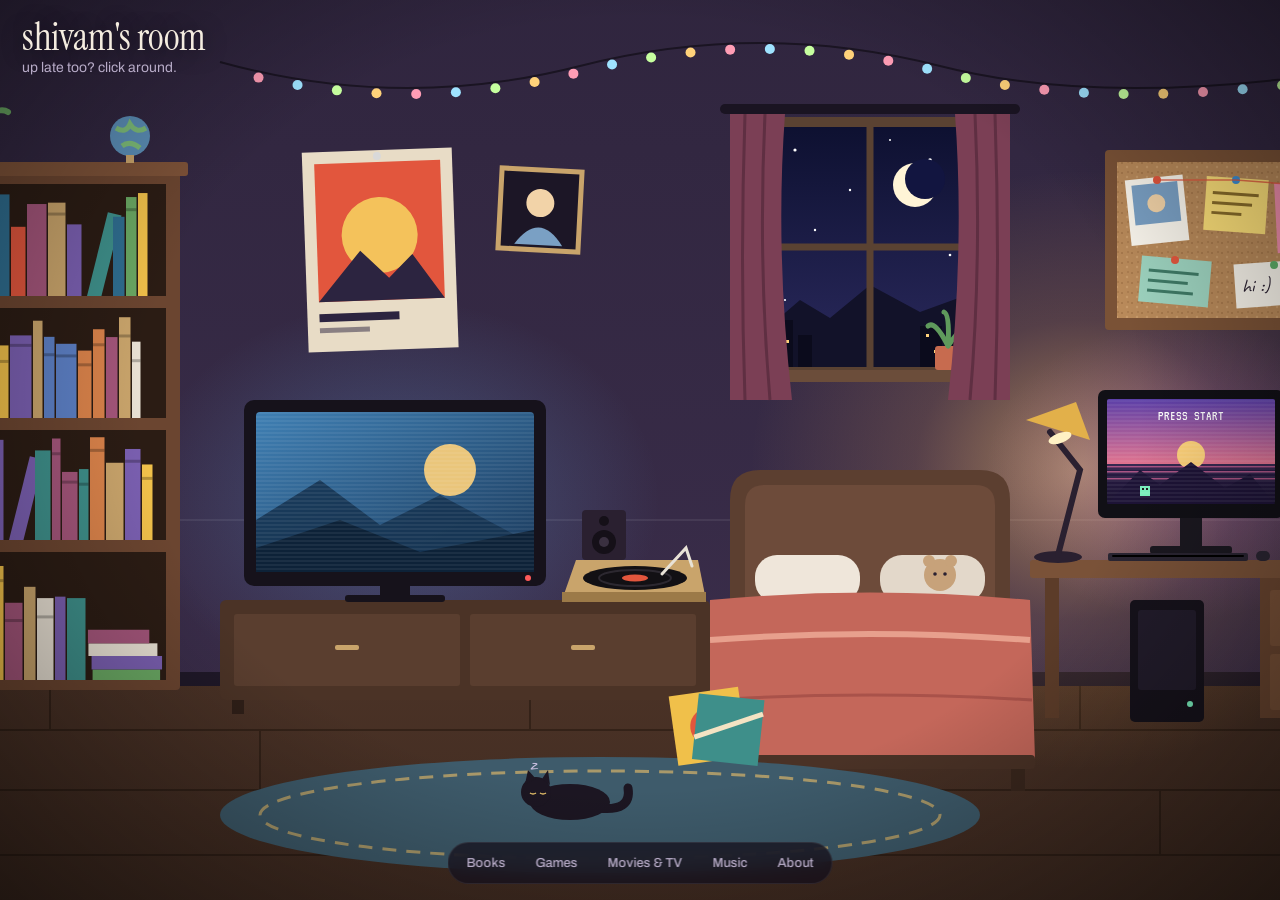
<file: index.html>
<!DOCTYPE html>
<html lang="en">
<head>
  <meta charset="UTF-8">
  <meta name="viewport" content="width=device-width, initial-scale=1.0, viewport-fit=cover">
  <title>Shivam's Room</title>
  <meta name="description" content="Come on in. Click around my room — the bookshelf, the PC, the TV — to see what I'm reading, playing, watching and listening to.">
  <meta property="og:title" content="Shivam's Room">
  <meta property="og:description" content="Click around my room to see what I'm reading, playing, watching and listening to.">
  <meta property="og:type" content="website">
  <meta property="og:url" content="https://shivamsharma.co">
  <meta name="theme-color" content="#1c1626">
  <link rel="icon" href="data:image/svg+xml,%3Csvg%20xmlns='http://www.w3.org/2000/svg'%20viewBox='0%200%2032%2032'%3E%3Crect%20width='32'%20height='32'%20rx='6'%20fill='%232e2540'/%3E%3Crect%20x='9'%20y='7'%20width='14'%20height='18'%20rx='2'%20fill='%23ffd27a'/%3E%3Crect%20x='12'%20y='10'%20width='8'%20height='6'%20fill='%232e2540'/%3E%3C/svg%3E">
  <link rel="preconnect" href="https://fonts.googleapis.com">
  <link rel="preconnect" href="https://fonts.gstatic.com" crossorigin>
  <link href="https://fonts.googleapis.com/css2?family=Instrument+Serif:ital@0;1&family=Archivo:wght@400;500;600;700&family=VT323&family=Anton&family=Caveat:wght@500;700&display=swap" rel="stylesheet">
  <link rel="stylesheet" href="css/room.css">
</head>
<body class="at-room">

  <!-- ============ THE ROOM ============ -->
  <div class="room-viewport" id="room-viewport">
    <div class="room-scroller" id="room-scroller">
      <div class="scene" id="scene">
        <svg class="room" id="room" viewBox="0 0 1600 900" preserveAspectRatio="xMidYMid meet" role="img" aria-labelledby="room-title">
          <title id="room-title">An illustrated bedroom at night with a bookshelf, a TV, a record player, a bed, a desk with a PC, and a corkboard.</title>
          <defs>
            <linearGradient id="g-wall" x1="0" y1="0" x2="0" y2="1">
              <stop offset="0" stop-color="#2a2138"/>
              <stop offset="1" stop-color="#3a2d4a"/>
            </linearGradient>
            <linearGradient id="g-floor" x1="0" y1="0" x2="0" y2="1">
              <stop offset="0" stop-color="#4a3226"/>
              <stop offset="1" stop-color="#2f1f18"/>
            </linearGradient>
            <linearGradient id="g-sky" x1="0" y1="0" x2="0" y2="1" class="sky-grad">
              <stop offset="0" class="sky-top"/>
              <stop offset="1" class="sky-bottom"/>
            </linearGradient>
            <linearGradient id="g-tv" x1="0" y1="0" x2="1" y2="1">
              <stop offset="0" stop-color="#3f7fb3"/>
              <stop offset="1" stop-color="#1b3a5c"/>
            </linearGradient>
            <linearGradient id="g-monitor" x1="0" y1="0" x2="0" y2="1">
              <stop offset="0" stop-color="#5b3fa8"/>
              <stop offset=".62" stop-color="#e2748f"/>
              <stop offset=".62" stop-color="#2b1d47"/>
              <stop offset="1" stop-color="#1a1230"/>
            </linearGradient>
            <radialGradient id="g-lamp" cx=".5" cy=".5" r=".5">
              <stop offset="0" stop-color="#ffcf7a" stop-opacity=".55"/>
              <stop offset=".5" stop-color="#ffb35c" stop-opacity=".16"/>
              <stop offset="1" stop-color="#ffb35c" stop-opacity="0"/>
            </radialGradient>
            <radialGradient id="g-tvglow" cx=".5" cy=".5" r=".5">
              <stop offset="0" stop-color="#6fb7ff" stop-opacity=".28"/>
              <stop offset="1" stop-color="#6fb7ff" stop-opacity="0"/>
            </radialGradient>
            <radialGradient id="g-pcglow" cx=".5" cy=".5" r=".5">
              <stop offset="0" stop-color="#d27aff" stop-opacity=".25"/>
              <stop offset="1" stop-color="#d27aff" stop-opacity="0"/>
            </radialGradient>
            <radialGradient id="g-vignette" cx=".5" cy=".45" r=".75">
              <stop offset=".55" stop-color="#000" stop-opacity="0"/>
              <stop offset="1" stop-color="#000" stop-opacity=".55"/>
            </radialGradient>
            <pattern id="p-scan" width="4" height="4" patternUnits="userSpaceOnUse">
              <rect width="4" height="2" fill="#fff" opacity=".06"/>
            </pattern>
            <pattern id="p-cork" width="10" height="10" patternUnits="userSpaceOnUse">
              <rect width="10" height="10" fill="#b98a5a"/>
              <circle cx="2" cy="3" r="1" fill="#a37548"/>
              <circle cx="7" cy="7" r="1.2" fill="#c99c6a"/>
              <circle cx="8" cy="2" r=".8" fill="#9c6e42"/>
            </pattern>
            <filter id="f-glow" x="-50%" y="-50%" width="200%" height="200%">
              <feGaussianBlur stdDeviation="4"/>
            </filter>
          </defs>

          <!-- wall + floor -->
          <rect x="-1600" y="-400" width="4800" height="1100" fill="url(#g-wall)"/>
          <g opacity=".07" stroke="#fff" stroke-width="2">
            <line x1="0" y1="520" x2="1600" y2="520"/>
          </g>
          <rect x="-1600" y="680" width="4800" height="620" fill="url(#g-floor)"/>
          <g stroke="#24170f" stroke-width="2" opacity=".55">
            <line x1="0" y1="730" x2="1600" y2="730"/>
            <line x1="0" y1="790" x2="1600" y2="790"/>
            <line x1="0" y1="855" x2="1600" y2="855"/>
            <line x1="210" y1="680" x2="210" y2="730"/><line x1="690" y1="680" x2="690" y2="730"/><line x1="1240" y1="680" x2="1240" y2="730"/>
            <line x1="420" y1="730" x2="420" y2="790"/><line x1="980" y1="730" x2="980" y2="790"/><line x1="1450" y1="730" x2="1450" y2="790"/>
            <line x1="130" y1="790" x2="130" y2="855"/><line x1="760" y1="790" x2="760" y2="855"/><line x1="1320" y1="790" x2="1320" y2="855"/>
          </g>
          <rect x="-1600" y="672" width="4800" height="14" fill="#1f1828"/>

          <!-- light pools -->
          <ellipse cx="1240" cy="470" rx="330" ry="300" fill="url(#g-lamp)" class="lamp-light"/>
          <ellipse cx="560" cy="500" rx="260" ry="200" fill="url(#g-tvglow)" class="tv-light"/>
          <ellipse cx="1345" cy="470" rx="200" ry="150" fill="url(#g-pcglow)"/>

          <!-- fairy lights -->
          <g class="fairy">
            <path d="M380 62 Q 560 112 740 66 T 1100 66 T 1560 62" fill="none" stroke="#1a1422" stroke-width="2"/>
            <g id="fairy-bulbs"></g>
          </g>

          <!-- poster above tv -->
          <g transform="rotate(-2 540 245)">
            <rect x="465" y="150" width="150" height="200" fill="#e8dcc6"/>
            <rect x="477" y="162" width="126" height="138" fill="#e2563d"/>
            <circle cx="540" cy="235" r="38" fill="#f4c25b"/>
            <path d="M477 300 L520 250 L548 278 L572 255 L603 300 Z" fill="#2c2440"/>
            <rect x="477" y="312" width="80" height="8" fill="#2c2440"/>
            <rect x="477" y="326" width="50" height="5" fill="#2c2440" opacity=".5"/>
            <circle cx="540" cy="156" r="4" fill="#d9d9d9"/>
          </g>

          <!-- small frame -->
          <g transform="rotate(3 700 210)">
            <rect x="660" y="170" width="80" height="80" fill="#1c1626" stroke="#c9a46b" stroke-width="5"/>
            <circle cx="700" cy="203" r="14" fill="#f2d3a8"/>
            <path d="M676 245 Q700 210 724 245 Z" fill="#7aa0c4"/>
          </g>

          <!-- WINDOW -->
          <g class="window">
            <rect x="880" y="104" width="300" height="10" rx="5" fill="#1a1422"/>
            <rect x="925" y="122" width="210" height="250" fill="url(#g-sky)"/>
            <g class="sky-stars">
              <circle cx="955" cy="150" r="1.6"/><circle cx="1010" cy="190" r="1.2"/><circle cx="1090" cy="160" r="1.8"/>
              <circle cx="975" cy="230" r="1.2"/><circle cx="1110" cy="255" r="1.3"/><circle cx="1050" cy="140" r="1"/>
              <circle cx="945" cy="300" r="1.1"/><circle cx="1120" cy="210" r="1"/>
            </g>
            <g class="moon"><circle cx="1075" cy="185" r="22" fill="#fff4d6"/><circle cx="1085" cy="179" r="20" class="moon-bite"/></g>
            <g class="sun"><circle cx="1070" cy="190" r="24" fill="#ffd36b"/></g>
            <path d="M925 330 L960 300 L990 318 L1030 285 L1080 312 L1135 292 L1135 372 L925 372 Z" class="hills"/>
            <g class="city">
              <rect x="935" y="320" width="18" height="52"/><rect x="958" y="335" width="14" height="37"/>
              <rect x="1080" y="326" width="22" height="46"/><rect x="1106" y="340" width="16" height="32"/>
              <rect x="940" y="328" width="3" height="3" class="win-light"/><rect x="946" y="340" width="3" height="3" class="win-light"/>
              <rect x="1086" y="334" width="3" height="3" class="win-light"/><rect x="1094" y="350" width="3" height="3" class="win-light"/>
            </g>
            <rect x="925" y="122" width="210" height="250" fill="none" stroke="#5a4232" stroke-width="10"/>
            <line x1="1030" y1="122" x2="1030" y2="372" stroke="#5a4232" stroke-width="7"/>
            <line x1="925" y1="247" x2="1135" y2="247" stroke="#5a4232" stroke-width="7"/>
            <rect x="912" y="370" width="236" height="12" rx="3" fill="#6b4d3a"/>
            <!-- plant on sill -->
            <rect x="1095" y="346" width="26" height="24" rx="3" fill="#c76b4f"/>
            <path d="M1108 346 Q1095 320 1088 326 M1108 346 Q1110 314 1104 312 M1108 346 Q1124 322 1130 330" stroke="#5f9a5c" stroke-width="5" fill="none" stroke-linecap="round"/>
            <!-- curtains -->
            <path d="M890 114 L945 114 Q935 250 952 400 L890 400 Z" fill="#7b3f55"/>
            <path d="M1170 114 L1115 114 Q1125 250 1108 400 L1170 400 Z" fill="#7b3f55"/>
            <path d="M905 114 Q900 260 905 400 M925 114 Q918 260 930 400" stroke="#5f2f42" stroke-width="3" fill="none"/>
            <path d="M1155 114 Q1160 260 1155 400 M1135 114 Q1142 260 1130 400" stroke="#5f2f42" stroke-width="3" fill="none"/>
          </g>

          <!-- BED -->
          <g class="bed">
            <path d="M890 640 L890 500 Q890 470 920 470 L1140 470 Q1170 470 1170 500 L1170 640 Z" fill="#5c3f30"/>
            <path d="M905 640 L905 505 Q905 485 925 485 L1135 485 Q1155 485 1155 505 L1155 640 Z" fill="#6d4b3a"/>
            <rect x="915" y="555" width="105" height="48" rx="22" fill="#efe6da"/>
            <rect x="1040" y="555" width="105" height="48" rx="22" fill="#e3d8ca"/>
            <path d="M870 600 Q1030 585 1190 600 L1195 760 L865 760 Z" fill="#c4675a"/>
            <path d="M870 640 Q1030 628 1190 640" stroke="#e7a08d" stroke-width="6" fill="none"/>
            <path d="M868 700 Q1030 690 1192 700" stroke="#a9524a" stroke-width="3" fill="none"/>
            <rect x="865" y="755" width="330" height="14" rx="4" fill="#4a3226"/>
            <rect x="875" y="769" width="14" height="22" fill="#3a271d"/><rect x="1171" y="769" width="14" height="22" fill="#3a271d"/>
            <!-- plushie -->
            <circle cx="1100" cy="575" r="16" fill="#c7a27a"/><circle cx="1089" cy="561" r="6" fill="#c7a27a"/><circle cx="1111" cy="561" r="6" fill="#c7a27a"/>
            <circle cx="1095" cy="574" r="1.8" fill="#2a2030"/><circle cx="1105" cy="574" r="1.8" fill="#2a2030"/>
          </g>

          <!-- RUG + CAT -->
          <ellipse cx="760" cy="815" rx="380" ry="58" fill="#3e5b6b"/>
          <ellipse cx="760" cy="815" rx="340" ry="44" fill="none" stroke="#d7b46a" stroke-width="3" stroke-dasharray="14 10" opacity=".7"/>
          <g class="cat" transform="translate(700 790)">
            <path class="cat-tail" d="M58 18 Q92 22 88 -2" stroke="#1c1622" stroke-width="9" fill="none" stroke-linecap="round"/>
            <ellipse cx="30" cy="12" rx="40" ry="18" fill="#1c1622"/>
            <circle cx="-4" cy="2" r="15" fill="#1c1622"/>
            <path d="M-15 -6 L-12 -20 L-4 -11 Z M2 -11 L8 -20 L10 -5 Z" fill="#1c1622"/>
            <path d="M-10 3 q3 2 6 0 M0 3 q3 2 6 0" stroke="#e8c36b" stroke-width="1.5" fill="none"/>
          </g>
          <text class="zzz" x="690" y="770" fill="#c9bfe0" font-family="Caveat, cursive" font-size="20">z</text>

          <!-- ============ HOTSPOTS ============ -->

          <!-- BOOKSHELF -->
          <a href="#/books" class="hotspot" id="obj-books" data-room="books" aria-label="Bookshelf — books I've read">
            <rect x="60" y="150" width="290" height="545" fill="transparent"/>
            <rect x="70" y="170" width="270" height="520" rx="4" fill="#6b4530"/>
            <rect x="84" y="184" width="242" height="496" fill="#2b1c14"/>
            <g id="book-spines"></g>
            <rect x="84" y="296" width="242" height="12" fill="#6b4530"/>
            <rect x="84" y="418" width="242" height="12" fill="#6b4530"/>
            <rect x="84" y="540" width="242" height="12" fill="#6b4530"/>
            <rect x="62" y="162" width="286" height="14" rx="3" fill="#7d5238"/>
            <!-- plant on top -->
            <path d="M120 162 L116 132 L148 132 L144 162 Z" fill="#d38a5a"/>
            <path d="M132 132 Q110 100 96 108 M132 132 Q128 92 140 86 M132 132 Q156 104 168 112 M132 132 Q112 120 102 132" stroke="#6aa863" stroke-width="6" fill="none" stroke-linecap="round"/>
            <!-- little globe -->
            <circle cx="290" cy="136" r="20" fill="#5c8fb8"/><path d="M276 128 q10 6 14 -4 q6 10 16 4 M282 146 q8 -6 18 2" stroke="#7fbf7a" stroke-width="5" fill="none"/>
            <rect x="286" y="155" width="8" height="8" fill="#c9a46b"/>
          </a>

          <!-- TV + CABINET -->
          <a href="#/watching" class="hotspot" id="obj-watching" data-room="watching" aria-label="TV — movies and TV shows">
            <rect x="395" y="395" width="300" height="320" fill="transparent"/>
            <rect x="380" y="600" width="490" height="100" rx="6" fill="#4b3326"/>
            <rect x="394" y="614" width="226" height="72" rx="3" fill="#5a3e2f"/>
            <rect x="630" y="614" width="226" height="72" rx="3" fill="#5a3e2f"/>
            <rect x="495" y="645" width="24" height="5" rx="2" fill="#c9a46b"/><rect x="731" y="645" width="24" height="5" rx="2" fill="#c9a46b"/>
            <rect x="392" y="700" width="12" height="14" fill="#2f1f18"/><rect x="846" y="700" width="12" height="14" fill="#2f1f18"/>
            <rect x="540" y="582" width="30" height="20" fill="#16121b"/>
            <rect x="505" y="595" width="100" height="7" rx="3" fill="#16121b"/>
            <rect x="404" y="400" width="302" height="186" rx="10" fill="#16121b"/>
            <rect x="416" y="412" width="278" height="160" rx="4" fill="url(#g-tv)" class="tv-screen"/>
            <g class="tv-show">
              <circle cx="610" cy="470" r="26" fill="#ffd27a" opacity=".9"/>
              <path d="M416 572 L416 520 L480 480 L540 525 L600 495 L694 545 L694 572 Z" fill="#14324f" opacity=".85"/>
              <path d="M416 572 L416 548 L500 520 L580 552 L694 530 L694 572 Z" fill="#0d2238"/>
            </g>
            <rect x="416" y="412" width="278" height="160" rx="4" fill="url(#p-scan)"/>
            <rect x="416" y="412" width="278" height="160" rx="4" class="tv-flicker" fill="#fff" opacity="0"/>
            <circle cx="688" cy="578" r="3" fill="#ff5a5a" class="tv-led"/>
          </a>

          <!-- RECORD PLAYER -->
          <a href="#/music" class="hotspot" id="obj-music" data-room="music" aria-label="Record player — music I love">
            <rect x="712" y="500" width="160" height="300" fill="transparent"/>
            <!-- turntable on cabinet -->
            <path d="M722 600 L736 560 L858 560 L866 600 Z" fill="#c9a46b"/>
            <rect x="722" y="592" width="144" height="10" fill="#9c7a48"/>
            <ellipse cx="795" cy="578" rx="52" ry="12" fill="#121014"/>
            <g class="vinyl-top"><ellipse cx="795" cy="578" rx="36" ry="8" fill="none" stroke="#2c2830" stroke-width="2"/>
            <ellipse cx="795" cy="578" rx="13" ry="3.5" fill="#e2563d"/></g>
            <path d="M852 566 L846 548 L822 574" stroke="#e8e2d6" stroke-width="3" fill="none" stroke-linecap="round"/>
            <!-- speaker -->
            <rect x="742" y="510" width="44" height="50" rx="4" fill="#2a2030"/>
            <circle cx="764" cy="542" r="12" fill="#151018"/><circle cx="764" cy="542" r="5" fill="#3a3040"/><circle cx="764" cy="521" r="5" fill="#151018"/>
            <!-- records leaning on floor -->
            <g transform="rotate(-8 880 760)">
              <rect x="838" y="690" width="70" height="70" fill="#f0c04a"/>
              <circle cx="873" cy="725" r="18" fill="#e2563d"/>
            </g>
            <g transform="rotate(6 880 760)">
              <rect x="852" y="696" width="66" height="66" fill="#3e8f8a"/>
              <path d="M852 740 L918 710" stroke="#f4e3c3" stroke-width="5"/>
            </g>
            <g class="music-notes" fill="#f4e3c3" font-family="Archivo, sans-serif" font-size="22">
              <text x="830" y="540">♪</text><text x="852" y="520">♫</text>
            </g>
          </a>

          <!-- CORKBOARD -->
          <a href="#/about" class="hotspot" id="obj-about" data-room="about" aria-label="Corkboard — about me and contact">
            <rect x="1255" y="140" width="260" height="210" fill="transparent"/>
            <rect x="1265" y="150" width="240" height="180" rx="4" fill="#7a5236"/>
            <rect x="1277" y="162" width="216" height="156" fill="url(#p-cork)"/>
            <g transform="rotate(-6 1310 210)"><rect x="1288" y="178" width="58" height="66" fill="#fbf7ee"/><rect x="1294" y="184" width="46" height="40" fill="#7aa0c4"/><circle cx="1317" cy="204" r="9" fill="#f2d3a8"/></g>
            <g transform="rotate(4 1395 205)"><rect x="1365" y="178" width="62" height="54" fill="#ffe27a"/><path d="M1372 194 h46 M1372 204 h40 M1372 214 h30" stroke="#8a6d2a" stroke-width="3"/></g>
            <g transform="rotate(-3 1460 220)"><rect x="1436" y="182" width="46" height="70" fill="#f28fae"/><path d="M1442 198 h32 M1442 208 h26" stroke="#9c3f5c" stroke-width="3"/></g>
            <g transform="rotate(5 1330 280)"><rect x="1300" y="258" width="70" height="46" fill="#9ed4c0"/><path d="M1308 272 h50 M1308 282 h40 M1308 292 h46" stroke="#3f7a66" stroke-width="3"/></g>
            <g transform="rotate(-4 1430 285)"><rect x="1395" y="262" width="78" height="44" fill="#fbf7ee"/><text x="1402" y="291" font-family="Caveat, cursive" font-size="20" fill="#2a2030">hi :)</text></g>
            <circle cx="1317" cy="180" r="4" fill="#e2563d"/><circle cx="1396" cy="180" r="4" fill="#3e8fd6"/><circle cx="1459" cy="185" r="4" fill="#f0c04a"/><circle cx="1335" cy="260" r="4" fill="#e2563d"/><circle cx="1434" cy="265" r="4" fill="#5fb06a"/>
            <path d="M1317 180 L1396 180 L1459 185" stroke="#e2563d" stroke-width="1.5" fill="none" opacity=".8"/>
          </a>

          <!-- DESK (decor parts not part of PC hotspot) -->
          <g class="desk">
            <rect x="1190" y="560" width="360" height="18" rx="3" fill="#7a5238"/>
            <rect x="1205" y="578" width="14" height="140" fill="#5c3c29"/>
            <rect x="1420" y="578" width="115" height="140" fill="#6b4630"/>
            <rect x="1430" y="590" width="95" height="56" rx="3" fill="#7a5238"/><rect x="1430" y="654" width="95" height="56" rx="3" fill="#7a5238"/>
            <rect x="1466" y="614" width="24" height="5" rx="2" fill="#c9a46b"/><rect x="1466" y="678" width="24" height="5" rx="2" fill="#c9a46b"/>
            <!-- lamp -->
            <ellipse cx="1218" cy="557" rx="24" ry="6" fill="#2a2030"/>
            <path d="M1218 555 L1240 470 L1210 432" stroke="#2a2030" stroke-width="6" fill="none" stroke-linecap="round"/>
            <path d="M1186 420 L1236 402 L1250 440 Z" fill="#e2b04a"/>
            <ellipse cx="1220" cy="438" rx="12" ry="5" fill="#fff1c4" class="lamp-bulb" transform="rotate(-20 1220 438)"/>
            <!-- clock -->
            <rect x="1468" y="526" width="68" height="34" rx="6" fill="#16121b"/>
            <text id="desk-clock" x="1502" y="550" text-anchor="middle" font-family="VT323, monospace" font-size="22" fill="#ff6b6b">12:00</text>
            <!-- mug -->
            <rect x="1440" y="534" width="20" height="26" rx="3" fill="#e9e1d4"/><path d="M1460 540 q10 0 10 8 q0 8 -10 8" stroke="#e9e1d4" stroke-width="3" fill="none"/>
            <path class="steam" d="M1446 528 q-6 -10 0 -18 M1454 528 q6 -10 0 -18" stroke="#fff" stroke-width="2" fill="none" opacity=".35"/>
          </g>

          <!-- PC -->
          <a href="#/games" class="hotspot" id="obj-games" data-room="games" aria-label="PC — video games">
            <rect x="1250" y="380" width="200" height="345" fill="transparent"/>
            <!-- monitor -->
            <rect x="1258" y="390" width="186" height="128" rx="7" fill="#111016"/>
            <rect x="1267" y="399" width="168" height="105" rx="2" fill="url(#g-monitor)"/>
            <circle cx="1351" cy="455" r="14" fill="#ffd27a" class="pc-sun"/>
            <g fill="#ff7ab0" opacity=".6"><rect x="1267" y="466" width="168" height="1.5"/><rect x="1267" y="471" width="168" height="1.5"/><rect x="1267" y="478" width="168" height="1.5"/></g>
            <path d="M1267 504 L1300 470 L1320 485 L1351 462 L1385 488 L1410 474 L1435 504 Z" fill="#1d1336"/>
            <g class="pc-sprite"><rect x="1300" y="486" width="10" height="10" fill="#7cf3c0"/><rect x="1302" y="488" width="2" height="2" fill="#111"/><rect x="1306" y="488" width="2" height="2" fill="#111"/></g>
            <text x="1351" y="420" text-anchor="middle" font-family="VT323, monospace" font-size="14" fill="#fff" class="press-start">PRESS START</text>
            <rect x="1267" y="399" width="168" height="105" rx="2" fill="url(#p-scan)"/>
            <rect x="1340" y="518" width="22" height="30" fill="#1b1820"/>
            <rect x="1310" y="546" width="82" height="8" rx="3" fill="#1b1820"/>
            <!-- keyboard + mouse -->
            <rect x="1268" y="553" width="140" height="8" rx="2" fill="#2a2532"/>
            <g class="rgb"><rect x="1272" y="555" width="132" height="2" rx="1"/></g>
            <rect x="1416" y="551" width="14" height="10" rx="5" fill="#2a2532"/>
            <!-- tower -->
            <rect x="1290" y="600" width="74" height="122" rx="5" fill="#16121b"/>
            <rect x="1298" y="610" width="58" height="80" rx="3" fill="#221c2b"/>
            <circle cx="1327" cy="634" r="13" fill="none" class="rgb-stroke" stroke-width="3"/>
            <circle cx="1327" cy="668" r="13" fill="none" class="rgb-stroke" stroke-width="3"/>
            <circle cx="1350" cy="704" r="3" fill="#7cf3c0"/>
          </a>


        </svg>

        <!-- floating labels (positioned by JS over each object) -->
        <div class="labels" id="labels" aria-hidden="true"></div>
      </div>
    </div>

    <header class="room-ui room-head">
      <p class="room-name">shivam's room</p>
      <p class="room-sub" id="room-greeting">come in, click around.</p>
    </header>

    <nav class="room-ui room-dock" aria-label="Rooms">
      <a href="#/books" data-room="books">Books</a>
      <a href="#/games" data-room="games">Games</a>
      <a href="#/watching" data-room="watching">Movies &amp; TV</a>
      <a href="#/music" data-room="music">Music</a>
      <a href="#/about" data-room="about">About</a>
    </nav>
    <p class="room-ui swipe-hint" aria-hidden="true">← swipe to look around →</p>
  </div>

  <!-- the "fade-into" layer used during the zoom transition -->
  <div class="wash" id="wash" aria-hidden="true"></div>

  <!-- ============ PAGES ============ -->
  <main id="pages">

    <section class="page page-books" id="page-books" data-room="books" hidden aria-labelledby="books-title">
      <button class="back" type="button">← back to the room</button>
      <div class="page-inner">
        <header class="page-head">
          <p class="eyebrow">the bookshelf</p>
          <h1 id="books-title">Books I've <em>read</em></h1>
          <p class="lede" id="books-stat"></p>
        </header>
        <div class="filters" role="tablist" aria-label="Filter books" data-filter-for="books"></div>
        <ul class="book-grid" id="book-grid"></ul>
      </div>
    </section>

    <section class="page page-games" id="page-games" data-room="games" hidden aria-labelledby="games-title">
      <button class="back" type="button">← back to the room</button>
      <div class="page-inner">
        <div class="win">
          <div class="win-bar"><span class="win-dots"><i></i><i></i><i></i></span><span>C:\SHIVAM\GAMES</span><span class="win-x" aria-hidden="true">_ □ ×</span></div>
          <div class="win-body">
            <p class="term"><span class="prompt">C:\SHIVAM&gt;</span> <span id="games-typed"></span><span class="caret">█</span></p>
            <h1 id="games-title" class="visually-hidden">Video games</h1>
            <p class="term-out" id="games-stat"></p>
            <div class="filters" role="tablist" aria-label="Filter games" data-filter-for="games"></div>
            <ul class="game-list" id="game-list"></ul>
          </div>
        </div>
      </div>
    </section>

    <section class="page page-watching" id="page-watching" data-room="watching" hidden aria-labelledby="watching-title">
      <button class="back" type="button">← back to the room</button>
      <div class="static" aria-hidden="true"></div>
      <div class="page-inner">
        <header class="page-head">
          <p class="eyebrow"><span class="rec">●</span> <span id="channel">CH 01</span> · now showing</p>
          <h1 id="watching-title">Movies &amp; TV</h1>
        </header>
        <div class="filters channels" role="tablist" aria-label="Choose channel" data-filter-for="watching"></div>
        <ul class="poster-grid" id="poster-grid"></ul>
      </div>
    </section>

    <section class="page page-music" id="page-music" data-room="music" hidden aria-labelledby="music-title">
      <button class="back" type="button">← back to the room</button>
      <div class="page-inner">
        <header class="page-head">
          <p class="eyebrow">the record crate</p>
          <h1 id="music-title">On <em>repeat</em></h1>
          <p class="lede">Albums that live on my turntable. Hover one to give it a spin.</p>
        </header>
        <ul class="crate" id="crate"></ul>
      </div>
    </section>

    <section class="page page-about" id="page-about" data-room="about" hidden aria-labelledby="about-title">
      <button class="back" type="button">← back to the room</button>
      <div class="page-inner">
        <div class="board" id="board"></div>
      </div>
    </section>

  </main>

  <script src="js/data.js"></script>
  <script src="js/room.js"></script>
</body>
</html>
</file>
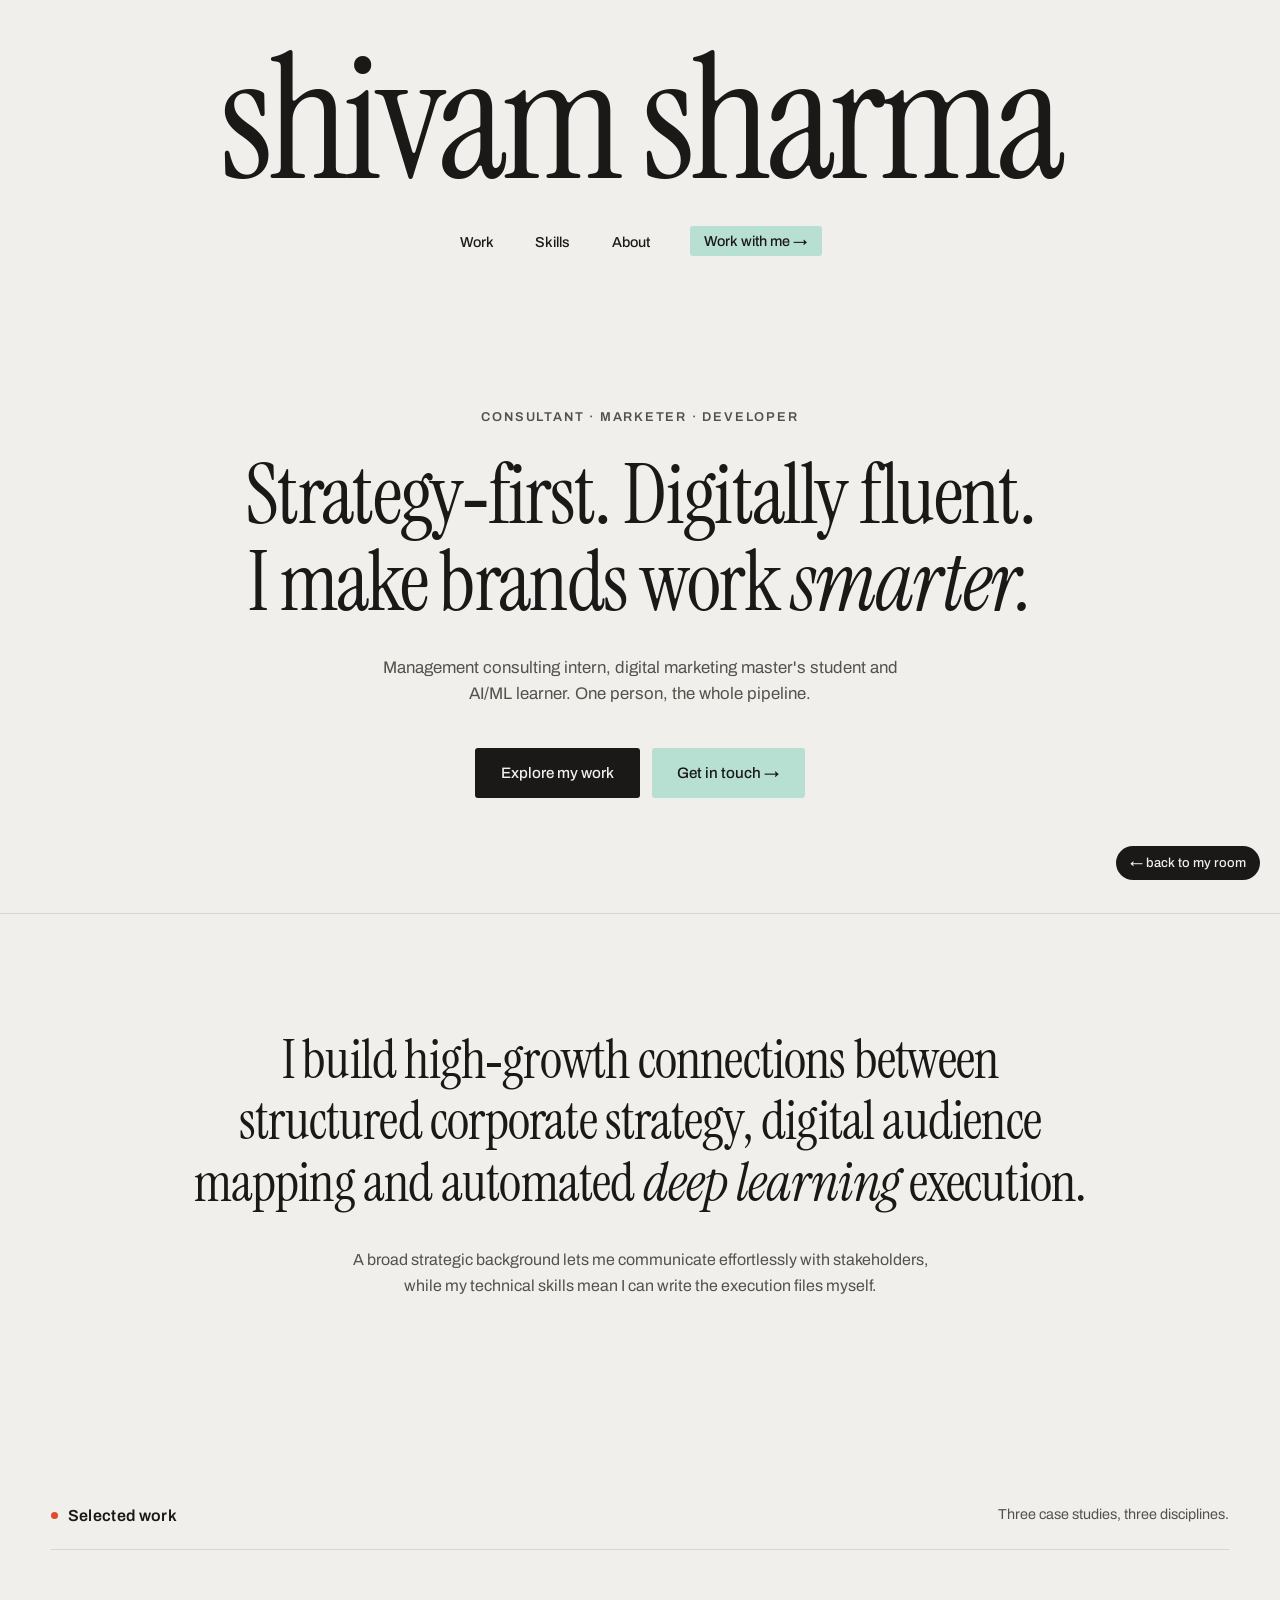
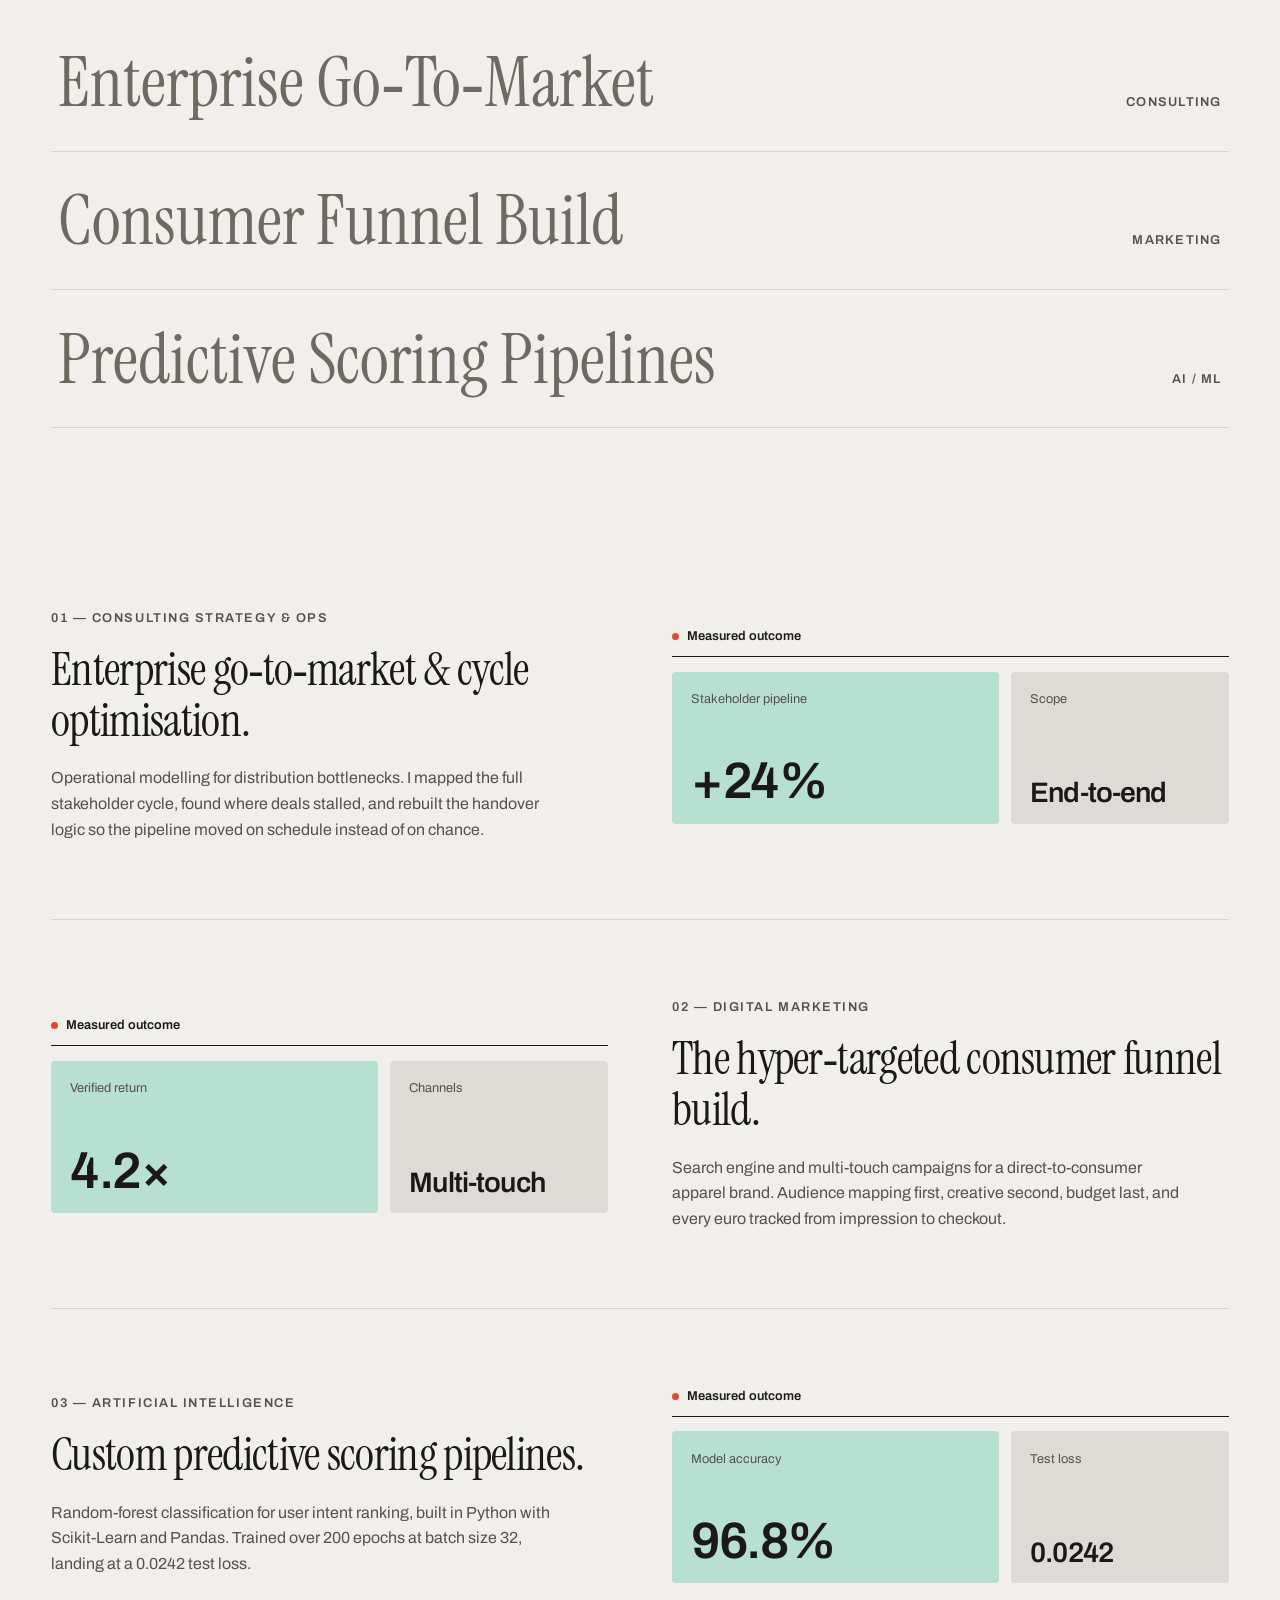
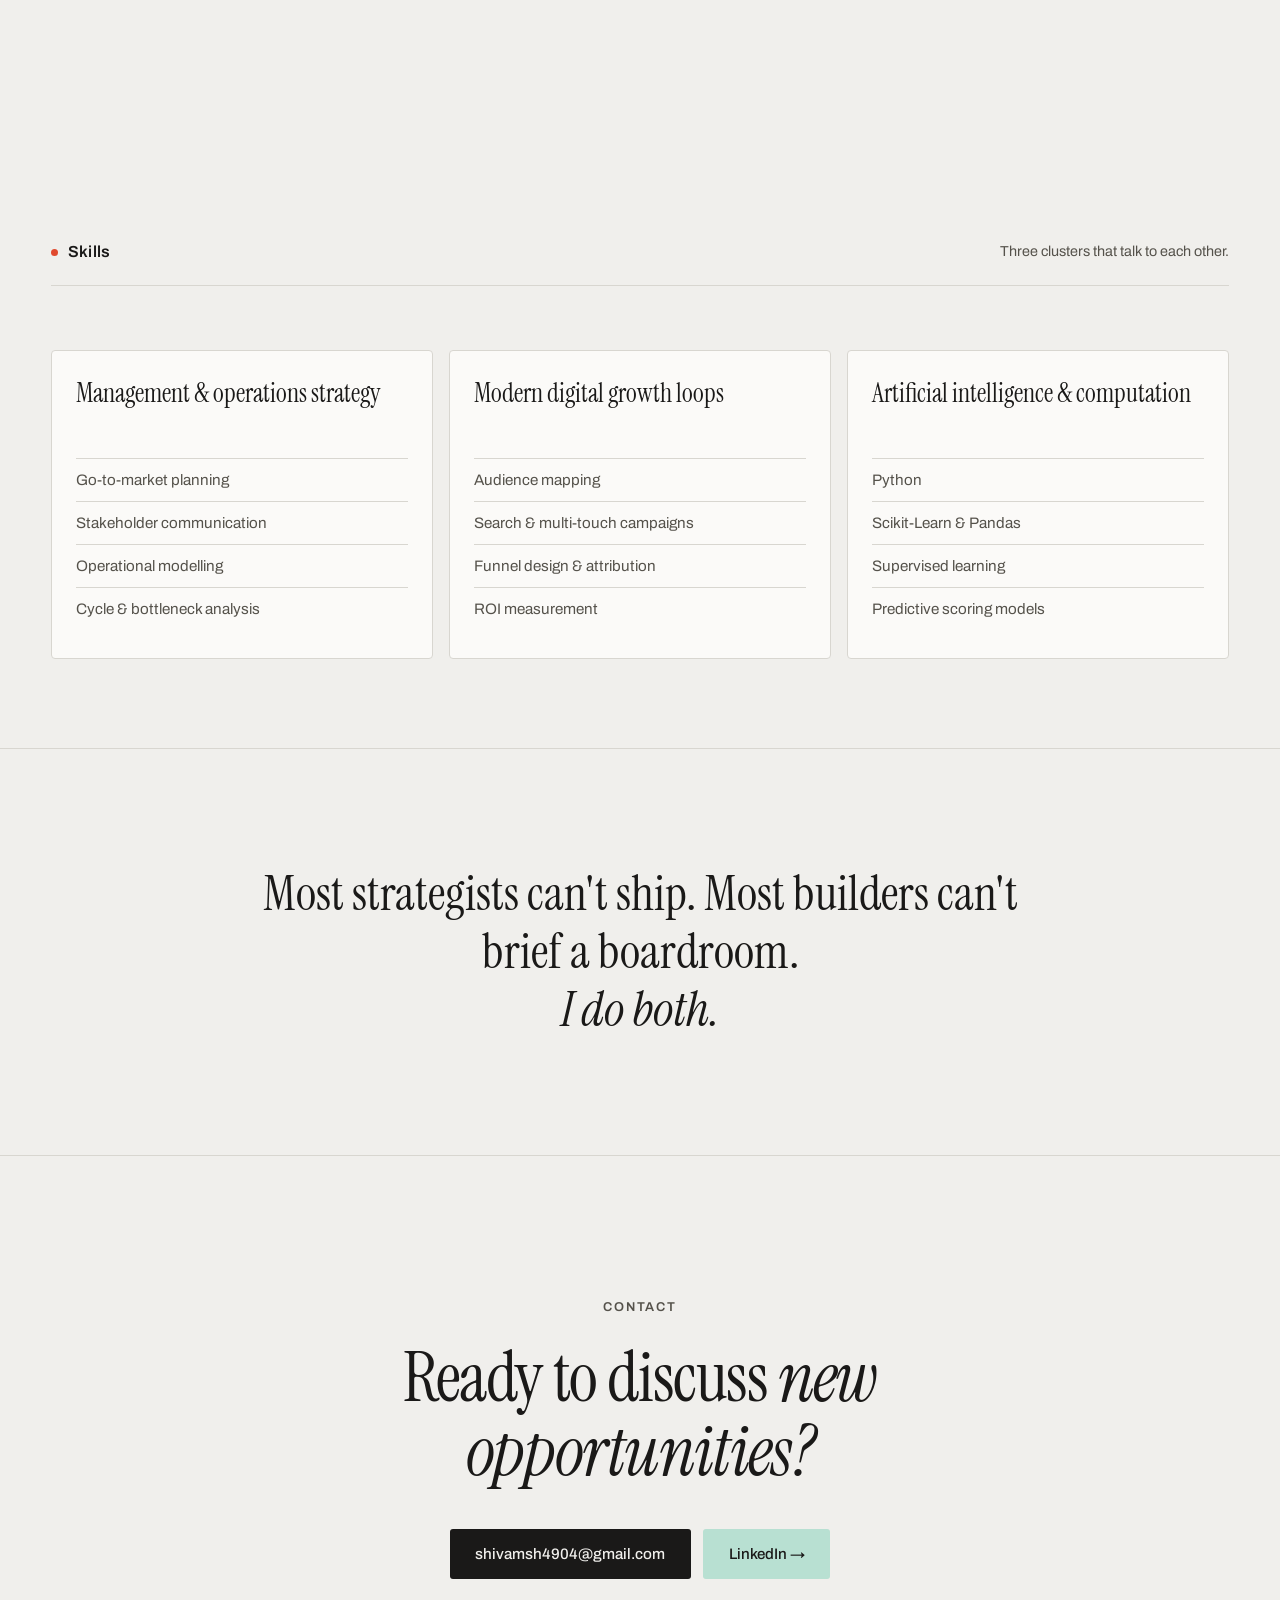
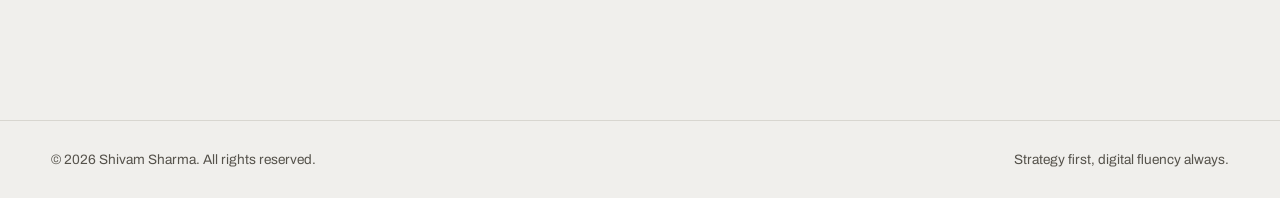
<file: work/index.html>
<!DOCTYPE html>
<html lang="en">
<head>
  <meta charset="UTF-8">
  <meta name="viewport" content="width=device-width, initial-scale=1.0">
  <title>Shivam Sharma — Strategy, Marketing &amp; Machine Learning</title>
  <meta name="description" content="Shivam Sharma is a strategy-first consultant and marketer with hands-on AI/ML skills. Management consulting, digital growth and predictive modelling — from the boardroom to the build.">
  <meta property="og:title" content="Shivam Sharma — Strategy, Marketing &amp; Machine Learning">
  <meta property="og:description" content="Strategy-first. Digitally fluent. I make brands work smarter.">
  <meta property="og:type" content="website">
  <meta property="og:url" content="https://shivamsharma.co">
  <link rel="icon" href="data:image/svg+xml,%3Csvg%20xmlns='http://www.w3.org/2000/svg'%20viewBox='0%200%2032%2032'%3E%3Crect%20width='32'%20height='32'%20rx='6'%20fill='%231a1918'/%3E%3Ctext%20x='16'%20y='23'%20font-family='Georgia,serif'%20font-size='20'%20fill='%23f0efec'%20text-anchor='middle'%3ES%3C/text%3E%3C/svg%3E">
  <link rel="preconnect" href="https://fonts.googleapis.com">
  <link rel="preconnect" href="https://fonts.gstatic.com" crossorigin>
  <link href="https://fonts.googleapis.com/css2?family=Instrument+Serif:ital@0;1&family=Archivo:wght@400;500;600&display=swap" rel="stylesheet">
  <link rel="stylesheet" href="style.css">
</head>
<body>
  <a class="skip-link" href="#main">Skip to content</a>

  <nav id="side-nav" aria-label="Section">
    <a href="#hero" data-target="hero"><span class="dot-mark"></span><span class="side-label">Intro</span></a>
    <a href="#vision" data-target="vision"><span class="dot-mark"></span><span class="side-label">Vision</span></a>
    <a href="#work" data-target="work"><span class="dot-mark"></span><span class="side-label">Work</span></a>
    <a href="#skills" data-target="skills"><span class="dot-mark"></span><span class="side-label">Skills</span></a>
    <a href="#about" data-target="about"><span class="dot-mark"></span><span class="side-label">About</span></a>
    <a href="#contact" data-target="contact"><span class="dot-mark"></span><span class="side-label">Contact</span></a>
  </nav>

  <header class="masthead">
    <a href="/" style="position:fixed;bottom:20px;right:20px;z-index:50;font:500 13px Archivo,sans-serif;background:#1a1918;color:#f0efec;padding:10px 14px;border-radius:999px;text-decoration:none">← back to my room</a>
    <h1 class="wordmark" aria-label="Shivam Sharma">shivam&nbsp;sharma</h1>
    <nav class="site-nav" aria-label="Primary">
      <ul>
        <li><a href="#work">Work</a></li>
        <li><a href="#skills">Skills</a></li>
        <li><a href="#about">About</a></li>
        <li><a class="nav-cta" href="#contact">Work with me<span aria-hidden="true"> →</span></a></li>
      </ul>
    </nav>
  </header>

  <main id="main">

    <!-- Hero -->
    <section class="hero" id="hero" aria-labelledby="hero-heading">
      <p class="kicker">Consultant · Marketer · Developer</p>
      <h2 id="hero-heading" class="hero-statement">
        Strategy&#8209;first. Digitally fluent.<br>
        I make brands work <em>smarter.</em>
      </h2>
      <p class="hero-sub">
        Management consulting intern, digital marketing master's student
        and AI/ML learner. One person, the whole pipeline.
      </p>
      <div class="hero-actions">
        <a class="btn btn-dark" href="#work">Explore my work</a>
        <a class="btn btn-accent" href="#contact">Get in touch<span aria-hidden="true"> →</span></a>
      </div>
    </section>

    <!-- Vision -->
    <section class="vision" id="vision" aria-labelledby="vision-heading">
      <h2 class="visually-hidden" id="vision-heading">Vision</h2>
      <p class="vision-statement">
        I build high&#8209;growth connections between structured corporate strategy,
        digital audience mapping and automated <em>deep learning</em> execution.
      </p>
      <p class="vision-note">
        A broad strategic background lets me communicate effortlessly with stakeholders,
        while my technical skills mean I can write the execution files myself.
      </p>
    </section>

    <!-- Work index -->
    <section class="work" id="work" aria-labelledby="work-heading">
      <div class="section-head">
        <h2 id="work-heading"><span class="dot" aria-hidden="true"></span>Selected work</h2>
        <p>Three case studies, three disciplines.</p>
      </div>

      <ul class="work-index">
        <li><a href="#case-gtm">Enterprise Go&#8209;To&#8209;Market<span class="index-tag">Consulting</span></a></li>
        <li><a href="#case-funnel">Consumer Funnel Build<span class="index-tag">Marketing</span></a></li>
        <li><a href="#case-ml">Predictive Scoring Pipelines<span class="index-tag">AI / ML</span></a></li>
      </ul>

      <!-- Case study 1 -->
      <article class="case" id="case-gtm" aria-labelledby="case-gtm-title">
        <div class="case-text">
          <p class="case-eyebrow">01 — Consulting Strategy &amp; Ops</p>
          <h3 id="case-gtm-title">Enterprise go&#8209;to&#8209;market &amp; cycle optimisation.</h3>
          <p>
            Operational modelling for distribution bottlenecks. I mapped the full
            stakeholder cycle, found where deals stalled, and rebuilt the handover
            logic so the pipeline moved on schedule instead of on chance.
          </p>
        </div>
        <div class="case-stats">
          <p class="stats-label"><span class="dot" aria-hidden="true"></span>Measured outcome</p>
          <div class="stat-row">
            <div class="stat stat-accent">
              <span class="stat-caption">Stakeholder pipeline</span>
              <span class="stat-figure">+24%</span>
            </div>
            <div class="stat stat-grey">
              <span class="stat-caption">Scope</span>
              <span class="stat-figure stat-figure-small">End&#8209;to&#8209;end</span>
            </div>
          </div>
        </div>
      </article>

      <!-- Case study 2 -->
      <article class="case case-flip" id="case-funnel" aria-labelledby="case-funnel-title">
        <div class="case-text">
          <p class="case-eyebrow">02 — Digital Marketing</p>
          <h3 id="case-funnel-title">The hyper&#8209;targeted consumer funnel build.</h3>
          <p>
            Search engine and multi&#8209;touch campaigns for a direct&#8209;to&#8209;consumer
            apparel brand. Audience mapping first, creative second, budget last,
            and every euro tracked from impression to checkout.
          </p>
        </div>
        <div class="case-stats">
          <p class="stats-label"><span class="dot" aria-hidden="true"></span>Measured outcome</p>
          <div class="stat-row">
            <div class="stat stat-accent">
              <span class="stat-caption">Verified return</span>
              <span class="stat-figure">4.2&times;</span>
            </div>
            <div class="stat stat-grey">
              <span class="stat-caption">Channels</span>
              <span class="stat-figure stat-figure-small">Multi&#8209;touch</span>
            </div>
          </div>
        </div>
      </article>

      <!-- Case study 3 -->
      <article class="case" id="case-ml" aria-labelledby="case-ml-title">
        <div class="case-text">
          <p class="case-eyebrow">03 — Artificial Intelligence</p>
          <h3 id="case-ml-title">Custom predictive scoring pipelines.</h3>
          <p>
            Random&#8209;forest classification for user intent ranking, built in Python
            with Scikit&#8209;Learn and Pandas. Trained over 200 epochs at batch size 32,
            landing at a 0.0242 test loss.
          </p>
        </div>
        <div class="case-stats">
          <p class="stats-label"><span class="dot" aria-hidden="true"></span>Measured outcome</p>
          <div class="stat-row">
            <div class="stat stat-accent">
              <span class="stat-caption">Model accuracy</span>
              <span class="stat-figure">96.8%</span>
            </div>
            <div class="stat stat-grey">
              <span class="stat-caption">Test loss</span>
              <span class="stat-figure stat-figure-small">0.0242</span>
            </div>
          </div>
        </div>
      </article>
    </section>

    <!-- Skills -->
    <section class="skills" id="skills" aria-labelledby="skills-heading">
      <div class="section-head">
        <h2 id="skills-heading"><span class="dot" aria-hidden="true"></span>Skills</h2>
        <p>Three clusters that talk to each other.</p>
      </div>
      <div class="skills-grid">
        <div class="skill-card">
          <h3>Management &amp; operations strategy</h3>
          <ul>
            <li>Go-to-market planning</li>
            <li>Stakeholder communication</li>
            <li>Operational modelling</li>
            <li>Cycle &amp; bottleneck analysis</li>
          </ul>
        </div>
        <div class="skill-card">
          <h3>Modern digital growth loops</h3>
          <ul>
            <li>Audience mapping</li>
            <li>Search &amp; multi-touch campaigns</li>
            <li>Funnel design &amp; attribution</li>
            <li>ROI measurement</li>
          </ul>
        </div>
        <div class="skill-card">
          <h3>Artificial intelligence &amp; computation</h3>
          <ul>
            <li>Python</li>
            <li>Scikit-Learn &amp; Pandas</li>
            <li>Supervised learning</li>
            <li>Predictive scoring models</li>
          </ul>
        </div>
      </div>
    </section>

    <!-- About -->
    <section class="about" id="about" aria-labelledby="about-heading">
      <h2 class="visually-hidden" id="about-heading">About</h2>
      <p class="about-statement">
        Most strategists can't ship. Most builders can't brief a boardroom.<br>
        <em>I do both.</em>
      </p>
    </section>

    <!-- Contact -->
    <section class="contact" id="contact" aria-labelledby="contact-heading">
      <p class="kicker">Contact</p>
      <h2 id="contact-heading">Ready to discuss <em>new opportunities?</em></h2>
      <div class="contact-actions">
        <a class="btn btn-dark" href="mailto:shivamsh4904@gmail.com">shivamsh4904@gmail.com</a>
        <a class="btn btn-accent" href="https://www.linkedin.com/in/shivamsharmaco/" rel="me noopener noreferrer" target="_blank">LinkedIn<span aria-hidden="true"> →</span></a>
      </div>
    </section>

  </main>

  <footer class="site-footer">
    <p>© 2026 Shivam Sharma. All rights reserved.</p>
    <p class="footer-tagline">Strategy first, digital fluency always.</p>
  </footer>

  <script src="main.js"></script>
</body>
</html>
</file>
<file: css/room.css>
/* ==========================================================
   Shivam's Room
   ========================================================== */
:root {
  --ink: #f4ecdf;
  --muted: #b8acc8;
  --room-bg: #1c1626;
  --accent: #ffd27a;
  --vh: 100vh;
  --serif: "Instrument Serif", Georgia, serif;
  --sans: "Archivo", system-ui, sans-serif;
  --pixel: "VT323", ui-monospace, monospace;
  --hand: "Caveat", "Comic Sans MS", cursive;
  --display: "Anton", Impact, sans-serif;
}
@supports (height: 100dvh) { :root { --vh: 100dvh; } }

*, *::before, *::after { box-sizing: border-box; }
html, body { margin: 0; height: 100%; }
body {
  background: var(--room-bg);
  color: var(--ink);
  font-family: var(--sans);
  overflow: hidden;
  -webkit-font-smoothing: antialiased;
}
a { color: inherit; }
button { font: inherit; color: inherit; }
.visually-hidden { position: absolute !important; width: 1px; height: 1px; overflow: hidden; clip: rect(0 0 0 0); white-space: nowrap; }
:focus-visible { outline: 2px solid var(--accent); outline-offset: 3px; }

/* ---------------- ROOM ---------------- */
.room-viewport { position: fixed; inset: 0; overflow: hidden; }
.room-scroller {
  position: absolute; inset: 0;
  overflow-x: auto; overflow-y: hidden;
  scrollbar-width: none;
  -webkit-overflow-scrolling: touch;
}
.room-scroller::-webkit-scrollbar { display: none; }
.scene {
  --w: max(100vw, calc(var(--vh) * 16 / 9));
  position: relative;
  width: var(--w);
  height: calc(var(--w) * 9 / 16);
  margin-top: calc((var(--vh) - var(--w) * 9 / 16) / 2);
  transform-origin: 0 0;
}
body.zooming .scene { will-change: transform; }
.room { display: block; width: 100%; height: 100%; overflow: visible; }

/* time-of-day sky */
.sky-top { stop-color: #0d1030; }
.sky-bottom { stop-color: #2b2a5e; }
.moon-bite { fill: #121540; }
.sun, .moon { transition: opacity .6s; }
.sun { opacity: 0; }
.hills { fill: #121229; }
.city rect { fill: #0b0b1c; }
.city .win-light { fill: #ffd27a; }
.sky-stars circle { fill: #fff; animation: twinkle 3s ease-in-out infinite; }
.sky-stars circle:nth-child(2n) { animation-delay: 1.2s; }
.sky-stars circle:nth-child(3n) { animation-delay: 2.1s; }
body[data-sky="day"] .sky-top { stop-color: #7fc3f0; }
body[data-sky="day"] .sky-bottom { stop-color: #cfeaf7; }
body[data-sky="day"] .sun { opacity: 1; }
body[data-sky="day"] .moon, body[data-sky="day"] .sky-stars { opacity: 0; }
body[data-sky="day"] .hills { fill: #5f9a6a; }
body[data-sky="day"] .city rect { fill: #8aa0b8; }
body[data-sky="dusk"] .sky-top { stop-color: #3d2a6b; }
body[data-sky="dusk"] .sky-bottom { stop-color: #f08a6a; }
body[data-sky="dusk"] .moon-bite { fill: #3d2a6b; }
body[data-sky="dusk"] .hills { fill: #2a1d3d; }
@keyframes twinkle { 50% { opacity: .25; } }

/* ambient life */
#fairy-bulbs circle { animation: bulb 2.8s ease-in-out infinite; }
@keyframes bulb { 50% { opacity: .45; } }
.lamp-light { animation: lamp 6s ease-in-out infinite; }
@keyframes lamp { 50% { opacity: .85; } }
.tv-light { animation: tvlight 2.4s steps(6) infinite; }
@keyframes tvlight { 0%, 100% { opacity: 1; } 30% { opacity: .7; } 60% { opacity: .9; } }
.tv-flicker { animation: flick 5s steps(1) infinite; }
@keyframes flick { 0%, 96%, 100% { opacity: 0; } 97% { opacity: .12; } 98% { opacity: 0; } 99% { opacity: .08; } }
.tv-show { animation: pan 9s ease-in-out infinite alternate; }
@keyframes pan { to { transform: translateX(-14px); } }
.press-start { animation: blink 1.1s steps(1) infinite; }
@keyframes blink { 50% { opacity: 0; } }
.pc-sprite { animation: hop .9s ease-in-out infinite; }
@keyframes hop { 50% { transform: translateY(-8px); } }
.rgb rect { animation: rgb 4s linear infinite; }
.rgb-stroke { animation: rgbs 4s linear infinite; }
@keyframes rgb { 0% { fill: #ff5a8a; } 33% { fill: #7cf3c0; } 66% { fill: #7a8bff; } 100% { fill: #ff5a8a; } }
@keyframes rgbs { 0% { stroke: #ff5a8a; } 33% { stroke: #7cf3c0; } 66% { stroke: #7a8bff; } 100% { stroke: #ff5a8a; } }
.steam { animation: steam 3s ease-in-out infinite; }
@keyframes steam { 0% { opacity: 0; transform: translateY(4px); } 50% { opacity: .4; } 100% { opacity: 0; transform: translateY(-8px); } }
.cat-tail { transform-box: fill-box; transform-origin: 0% 100%; animation: tail 3.5s ease-in-out infinite; }
@keyframes tail { 50% { transform: rotate(-12deg); } }
.zzz { animation: zzz 4s ease-in-out infinite; }
@keyframes zzz { 0% { opacity: 0; transform: translate(0, 0); } 30% { opacity: .8; } 100% { opacity: 0; transform: translate(-14px, -26px); } }
.music-notes text { opacity: 0; }

/* hotspots */
.hotspot { cursor: pointer; outline: none; transition: filter .35s ease; }
.hotspot:hover, .hotspot:focus-visible { filter: brightness(1.18) saturate(1.1) drop-shadow(0 0 14px rgba(255, 210, 122, .35)); }
.hotspot:focus-visible > :first-child { stroke: var(--accent); stroke-width: 3; stroke-dasharray: 8 6; }
.hotspot:hover .music-notes text, .hotspot:focus-visible .music-notes text { animation: note 1.6s ease-out infinite; }
.hotspot:hover .music-notes text + text { animation-delay: .5s; }
@keyframes note { 0% { opacity: 0; transform: translateY(6px); } 30% { opacity: 1; } 100% { opacity: 0; transform: translateY(-26px); } }
.vinyl-top { transform-box: fill-box; transform-origin: center; }
body.zooming .hotspot:not(.target) { filter: none; }
body.zooming .tag { opacity: 0 !important; }

/* label */
.labels { position: absolute; inset: 0; pointer-events: none; }
.tag {
  position: absolute; transform: translate(-50%, calc(-100% - 6px)) scale(.9);
  background: rgba(20, 15, 28, .92); color: var(--ink);
  border: 1px solid rgba(255, 210, 122, .35);
  padding: 7px 12px 8px; border-radius: 12px;
  font-size: 13px; line-height: 1.2; text-align: center; white-space: nowrap;
  opacity: 0; transition: opacity .2s, transform .25s cubic-bezier(.3,1.4,.5,1);
  box-shadow: 0 8px 30px rgba(0, 0, 0, .35);
}
.tag b { display: block; font-weight: 600; letter-spacing: .01em; }
.tag span { color: var(--muted); font-size: 12px; }
.tag.show { opacity: 1; transform: translate(-50%, calc(-100% - 12px)) scale(1); }

/* room UI overlay */
.room-ui { position: absolute; z-index: 3; transition: opacity .4s; }
body.zooming .room-ui { opacity: 0; pointer-events: none; }
.room-head { top: max(18px, env(safe-area-inset-top)); left: 22px; margin: 0; pointer-events: none; }
.room-name { margin: 0; font-family: var(--serif); font-size: clamp(26px, 3vw, 38px); line-height: 1; letter-spacing: -.01em; text-shadow: 0 2px 20px rgba(0,0,0,.5); }
.room-sub { margin: 4px 0 0; color: var(--muted); font-size: 14px; }
.room-dock {
  left: 50%; bottom: max(16px, env(safe-area-inset-bottom)); transform: translateX(-50%);
  display: flex; gap: 4px; padding: 5px;
  background: rgba(18, 13, 26, .72); backdrop-filter: blur(10px); -webkit-backdrop-filter: blur(10px);
  border: 1px solid rgba(255, 255, 255, .08); border-radius: 999px;
  max-width: calc(100vw - 24px); overflow-x: auto; scrollbar-width: none;
}
.room-dock a {
  text-decoration: none; font-size: 13px; font-weight: 500; white-space: nowrap;
  padding: 8px 13px; border-radius: 999px; color: var(--muted); transition: background .2s, color .2s;
}
.room-dock a:hover, .room-dock a:focus-visible { background: rgba(255, 210, 122, .14); color: var(--ink); }
.swipe-hint { display: none; left: 50%; bottom: 74px; transform: translateX(-50%); margin: 0; font-size: 12px; color: var(--muted); white-space: nowrap; animation: hint 2s ease-in-out infinite; }
@keyframes hint { 50% { opacity: .4; } }
body.scrolled .swipe-hint { opacity: 0; }
@media (max-aspect-ratio: 5/4) { .swipe-hint { display: block; } }

/* intro fade */
.scene { opacity: 0; transition: opacity .8s ease; }
body.ready .scene { opacity: 1; }

/* ---------------- TRANSITION WASH ---------------- */
.wash { position: fixed; inset: 0; z-index: 5; opacity: 0; pointer-events: none; transition: opacity .45s ease; }
.wash.on { opacity: 1; }

/* ---------------- PAGES (shared) ---------------- */
.page {
  position: fixed; inset: 0; z-index: 10;
  overflow-y: auto; overflow-x: hidden; -webkit-overflow-scrolling: touch;
  opacity: 0; transform: scale(1.03);
  transition: opacity .45s ease, transform .6s cubic-bezier(.2,.8,.2,1);
}
.page.in { opacity: 1; transform: none; }
.page[hidden] { display: none; }
.page-inner { max-width: 1100px; margin: 0 auto; padding: 88px 20px 80px; }
.back {
  position: fixed; top: max(16px, env(safe-area-inset-top)); left: 16px; z-index: 2;
  border: 0; cursor: pointer; padding: 10px 16px; border-radius: 999px;
  font-size: 14px; font-weight: 500;
  background: rgba(0, 0, 0, .55); color: #fff; backdrop-filter: blur(8px); -webkit-backdrop-filter: blur(8px);
  transition: transform .2s, background .2s;
}
.back:hover { transform: translateX(-3px); background: rgba(0, 0, 0, .75); }
.page-head { margin-bottom: 28px; }
.eyebrow { margin: 0 0 10px; font-size: 13px; letter-spacing: .14em; text-transform: uppercase; opacity: .7; }
.page h1 { margin: 0; font-weight: 400; }
.lede { margin: 12px 0 0; font-size: 17px; opacity: .8; max-width: 52ch; }
.filters { display: flex; flex-wrap: wrap; gap: 8px; margin: 0 0 28px; }
.filters button { cursor: pointer; border-radius: 999px; padding: 8px 14px; font-size: 14px; border: 1px solid currentColor; background: transparent; opacity: .65; transition: opacity .2s, background .2s; }
.filters button:hover { opacity: 1; }
.filters button[aria-selected="true"] { opacity: 1; }
.filters .count { margin-left: 7px; font-size: .85em; opacity: .6; }
.empty { list-style: none; opacity: .6; padding: 40px 0; }
.stars { color: #e9a93a; letter-spacing: 1px; font-size: 14px; }
.stars .off { opacity: .22; }
.note { margin: 6px 0 0; font-size: 14px; line-height: 1.4; opacity: .8; }
@keyframes rise { from { opacity: 0; transform: translateY(16px); } to { opacity: 1; transform: none; } }
.page.in .book, .page.in .game, .page.in .poster, .page.in .album, .page.in .pinned { animation: rise .55s cubic-bezier(.2,.8,.2,1) both; animation-delay: calc(var(--i, 0) * 45ms + 120ms); }

/* ---------------- BOOKS ---------------- */
.page-books { background: #f3ead8; color: #2a2018; }
.page-books::before { content: ""; position: fixed; inset: 0; pointer-events: none; opacity: .5;
  background-image: url("data:image/svg+xml,%3Csvg viewBox='0 0 200 200' xmlns='http://www.w3.org/2000/svg'%3E%3Cfilter id='n'%3E%3CfeTurbulence type='fractalNoise' baseFrequency='.8' numOctaves='3' stitchTiles='stitch'/%3E%3C/filter%3E%3Crect width='100%25' height='100%25' filter='url(%23n)' opacity='.08'/%3E%3C/svg%3E"); }
.page-books .back { background: #2a2018; }
.page-books h1 { font-family: var(--serif); font-size: clamp(48px, 8vw, 96px); line-height: .95; letter-spacing: -.02em; }
.page-books h1 em { color: #b8423a; }
.page-books .lede em { font-family: var(--serif); font-size: 1.15em; }
.page-books .filters button[aria-selected="true"] { background: #2a2018; color: #f3ead8; border-color: #2a2018; }
.book-grid { list-style: none; padding: 0; margin: 0; display: grid; grid-template-columns: repeat(auto-fill, minmax(160px, 1fr)); gap: 36px 26px; }
.book { perspective: 900px; }
.cover {
  position: relative; aspect-ratio: 2 / 3; border-radius: 3px 8px 8px 3px; overflow: hidden;
  background: var(--c); color: #fff; padding: 16px 14px 14px 22px;
  display: flex; flex-direction: column; justify-content: flex-end;
  box-shadow: inset 7px 0 0 rgba(0,0,0,.18), inset 9px 0 0 rgba(255,255,255,.12), 0 14px 26px -10px rgba(42,32,24,.55), 0 2px 4px rgba(42,32,24,.2);
  transform-origin: left center; transition: transform .45s cubic-bezier(.2,.8,.2,1), box-shadow .45s;
}
.book:hover .cover { transform: rotateY(-16deg) translateY(-4px); box-shadow: inset 7px 0 0 rgba(0,0,0,.18), inset 9px 0 0 rgba(255,255,255,.12), 18px 22px 30px -12px rgba(42,32,24,.55); }
.cover-art { position: absolute; inset: 0; pointer-events: none; }
.cover.s0 .cover-art { background: radial-gradient(circle at 70% 32%, var(--c2) 0 22%, transparent 22.5%); }
.cover.s1 .cover-art { background: linear-gradient(180deg, transparent 0 38%, var(--c2) 38% 46%, transparent 46%); }
.cover.s2 .cover-art { background: linear-gradient(135deg, var(--c2) 0 34%, transparent 34%); }
.cover-title { position: relative; font-family: var(--serif); font-size: 22px; line-height: 1.02; text-shadow: 0 1px 8px rgba(0,0,0,.2); }
.cover-author { position: relative; margin-top: 8px; font-size: 10px; letter-spacing: .14em; text-transform: uppercase; opacity: .85; }
.fav { position: absolute; top: 8px; right: 10px; font-size: 16px; color: #fff3c4; text-shadow: 0 0 10px rgba(255, 230, 150, .8); }
.book-meta { padding-top: 12px; }
.badge { display: inline-block; font-size: 11px; font-weight: 600; letter-spacing: .06em; text-transform: uppercase; padding: 3px 8px; border-radius: 999px; margin-right: 6px; vertical-align: middle; }
.b-read { background: #dfe9d8; color: #3b5a33; }
.b-reading { background: #f7deb0; color: #7a4f12; }
.b-want { background: #e5dff0; color: #4f3f73; }
.page-books .note { font-family: var(--serif); font-style: italic; font-size: 16px; }

/* ---------------- GAMES ---------------- */
.page-games {
  background: #120c22; color: #d9ffe9; font-family: var(--pixel);
  background-image: linear-gradient(rgba(124, 243, 192, .05) 1px, transparent 1px), linear-gradient(90deg, rgba(124, 243, 192, .05) 1px, transparent 1px);
  background-size: 32px 32px;
}
.page-games::after { content: ""; position: fixed; inset: 0; pointer-events: none; background: repeating-linear-gradient(0deg, rgba(0,0,0,.18) 0 1px, transparent 1px 3px); }
.page-games .back { font-family: var(--pixel); font-size: 20px; background: #7cf3c0; color: #120c22; border-radius: 4px; }
.win { border: 2px solid #7a5fd0; border-radius: 8px; overflow: hidden; background: rgba(18, 12, 34, .85); box-shadow: 0 0 0 4px rgba(122, 95, 208, .15), 0 30px 80px rgba(122, 95, 208, .25); }
.win-bar { display: flex; align-items: center; gap: 12px; padding: 6px 12px; background: linear-gradient(90deg, #5b3fa8, #e2748f); color: #fff; font-size: 20px; }
.win-dots { display: flex; gap: 6px; } .win-dots i { width: 11px; height: 11px; border-radius: 50%; background: rgba(255,255,255,.55); }
.win-x { margin-left: auto; letter-spacing: 4px; }
.win-body { padding: 20px clamp(14px, 3vw, 30px) 30px; font-size: 22px; }
.term { margin: 0; font-size: clamp(22px, 3vw, 28px); }
.prompt { color: #7cf3c0; }
.caret { animation: blink 1s steps(1) infinite; color: #7cf3c0; }
.term-out { margin: 6px 0 22px; color: #a99be0; }
.page-games .filters button { border-radius: 2px; font-size: 20px; padding: 2px 12px; border-color: #7a5fd0; color: #d9ffe9; }
.page-games .filters button[aria-selected="true"] { background: #7cf3c0; color: #120c22; border-color: #7cf3c0; }
.game-list { list-style: none; padding: 0; margin: 0; display: grid; gap: 10px; }
.game {
  display: grid; grid-template-columns: 52px 1fr auto; gap: 16px; align-items: center;
  padding: 12px 14px; border: 1px solid rgba(122, 95, 208, .35); border-radius: 4px; background: rgba(122, 95, 208, .06);
  transition: background .15s, border-color .15s, transform .15s;
}
.game:hover { background: rgba(124, 243, 192, .08); border-color: #7cf3c0; transform: translateX(4px); }
.game:hover .g-title::before { content: "▶ "; color: #7cf3c0; }
.g-icon { width: 52px; height: 52px; display: grid; place-items: center; background: var(--c); color: #120c22; font-size: 34px; border-radius: 4px; box-shadow: inset -4px -4px 0 rgba(0,0,0,.25), inset 4px 4px 0 rgba(255,255,255,.25); }
.g-main { min-width: 0; display: grid; gap: 2px; }
.g-title { font-size: 26px; line-height: 1; color: #fff; }
.g-fav { color: #ff7ab0; }
.g-sub { color: #a99be0; font-size: 19px; overflow: hidden; text-overflow: ellipsis; white-space: nowrap; }
.g-bar { height: 6px; background: rgba(255,255,255,.08); margin-top: 6px; }
.g-bar span { display: block; height: 100%; background: repeating-linear-gradient(90deg, #7cf3c0 0 6px, transparent 6px 8px); }
.g-side { display: grid; justify-items: end; gap: 2px; font-size: 20px; }
.g-hours { font-size: 26px; color: #ffd27a; }
.g-status { color: #a99be0; }
.g-status.s-playing { color: #7cf3c0; }
.g-status.s-backlog { color: #ff9db5; }
.g-rating { color: #ffd27a; letter-spacing: 2px; font-size: 14px; }
.g-rating .off { opacity: .25; }
@media (max-width: 560px) {
  .game { grid-template-columns: 40px 1fr; }
  .g-icon { width: 40px; height: 40px; font-size: 26px; }
  .g-side { grid-column: 2; justify-items: start; grid-auto-flow: column; gap: 12px; align-items: baseline; }
}

/* ---------------- WATCHING ---------------- */
.page-watching { background: #0b0d12; color: #eef2ff; }
.page-watching::after { content: ""; position: fixed; inset: 0; pointer-events: none; z-index: 3;
  background: repeating-linear-gradient(0deg, rgba(255,255,255,.025) 0 1px, transparent 1px 3px), radial-gradient(ellipse at center, transparent 55%, rgba(0,0,0,.6)); }
.page-watching .back { background: #eef2ff; color: #0b0d12; font-family: var(--pixel); font-size: 20px; border-radius: 4px; z-index: 5; }
.page-watching .page-inner { max-width: 1200px; }
.page-watching h1 { font-family: var(--display); font-size: clamp(56px, 10vw, 120px); line-height: .9; text-transform: uppercase; letter-spacing: .01em; }
.page-watching .eyebrow { font-family: var(--pixel); font-size: 22px; letter-spacing: .06em; opacity: .9; }
.rec { color: #ff4d4d; animation: blink 1.4s steps(1) infinite; }
.channels button { font-family: var(--pixel); font-size: 20px; border-radius: 4px; padding: 4px 12px; }
.channels button[aria-selected="true"] { background: #eef2ff; color: #0b0d12; }
.static { position: fixed; inset: 0; z-index: 4; pointer-events: none; opacity: 0;
  background: url("data:image/svg+xml,%3Csvg viewBox='0 0 200 200' xmlns='http://www.w3.org/2000/svg'%3E%3Cfilter id='n'%3E%3CfeTurbulence type='fractalNoise' baseFrequency='.9' numOctaves='2' stitchTiles='stitch'/%3E%3C/filter%3E%3Crect width='100%25' height='100%25' filter='url(%23n)'/%3E%3C/svg%3E"); background-size: 220px; }
.page-watching.zap .static { animation: zap .32s steps(4); }
@keyframes zap { 0% { opacity: .9; background-position: 0 0; } 50% { opacity: .7; background-position: 40px 70px; } 100% { opacity: 0; background-position: 90px 20px; } }
.page-watching.in .page-head { animation: tvon .7s cubic-bezier(.2,.8,.2,1) both; }
@keyframes tvon { 0% { transform: scaleY(.02) scaleX(.6); filter: brightness(4); opacity: 0; } 40% { transform: scaleY(.02) scaleX(1); opacity: 1; } 100% { transform: none; filter: none; } }
.poster-grid { list-style: none; padding: 0; margin: 0; display: grid; grid-template-columns: repeat(auto-fill, minmax(170px, 1fr)); gap: 30px 22px; }
.poster-art {
  position: relative; aspect-ratio: 2 / 3; border-radius: 6px; overflow: hidden; padding: 14px;
  display: flex; flex-direction: column; justify-content: flex-end;
  background: linear-gradient(170deg, var(--c), #0b0d12 85%);
  box-shadow: 0 20px 40px -18px rgba(0,0,0,.9), 0 0 0 1px rgba(255,255,255,.06);
  transition: transform .35s cubic-bezier(.2,.8,.2,1), box-shadow .35s;
}
.poster-art::before { content: ""; position: absolute; inset: 0; }
.poster-art.p0::before { background: radial-gradient(circle at 50% 34%, var(--c2) 0 18%, transparent 18.5%); opacity: .9; }
.poster-art.p1::before { background: repeating-linear-gradient(115deg, transparent 0 22px, color-mix(in srgb, var(--c2) 45%, transparent) 22px 26px); }
.poster-art.p2::before { background: linear-gradient(0deg, transparent 45%, var(--c2) 45% 48%, transparent 48%), radial-gradient(ellipse at 50% 120%, var(--c2), transparent 60%); }
.poster:hover .poster-art { transform: translateY(-6px) scale(1.02); box-shadow: 0 30px 50px -18px rgba(0,0,0,.9), 0 0 40px -10px var(--c); }
.p-type { position: absolute; top: 12px; left: 14px; font-family: var(--pixel); font-size: 16px; letter-spacing: .12em; opacity: .8; }
.p-title { position: relative; font-family: var(--display); font-size: 26px; line-height: .98; text-transform: uppercase; text-shadow: 0 2px 14px rgba(0,0,0,.6); }
.p-year { position: relative; margin-top: 6px; font-size: 12px; letter-spacing: .14em; opacity: .7; }
.poster-meta { padding-top: 10px; }

/* ---------------- MUSIC ---------------- */
.page-music { background: #1d1916; color: #f4e3c3; }
.page-music::before { content: ""; position: fixed; inset: 0; pointer-events: none; background: radial-gradient(ellipse at 20% 0%, rgba(240, 192, 74, .14), transparent 55%), radial-gradient(ellipse at 90% 100%, rgba(226, 86, 61, .12), transparent 50%); }
.page-music h1 { font-family: var(--serif); font-size: clamp(48px, 8vw, 96px); line-height: .95; }
.page-music h1 em { color: #f0c04a; }
.crate { list-style: none; padding: 0; margin: 0; display: grid; grid-template-columns: repeat(auto-fill, minmax(200px, 1fr)); gap: 40px 34px; position: relative; }
.album { position: relative; outline: none; cursor: default; }
.sleeve, .disc { aspect-ratio: 1; width: 82%; }
.sleeve { position: relative; z-index: 1; overflow: hidden; border-radius: 3px; background: var(--c); box-shadow: 0 20px 40px -18px rgba(0,0,0,.8); }
.sleeve-art { position: absolute; inset: 0; }
.sleeve.a0 .sleeve-art { background: radial-gradient(circle at 50% 50%, var(--c2) 0 20%, var(--c3) 20% 34%, transparent 34%); }
.sleeve.a1 .sleeve-art { background: repeating-linear-gradient(0deg, var(--c2) 0 10%, transparent 10% 20%); clip-path: polygon(0 50%, 100% 30%, 100% 100%, 0 100%); }
.sleeve.a2 .sleeve-art { background: conic-gradient(from 45deg at 30% 70%, var(--c2) 0 25%, var(--c3) 25% 50%, transparent 50%); }
.sleeve.a3 .sleeve-art { background: linear-gradient(90deg, var(--c2) 0 33%, transparent 33% 66%, var(--c3) 66%); opacity: .9; }
.disc {
  position: absolute; top: 0; left: 0; border-radius: 50%;
  background: radial-gradient(circle, #111 0 9%, transparent 9.5%), repeating-radial-gradient(circle, #151515 0 2px, #222 2px 3px);
  display: grid; place-items: center;
  transition: transform .6s cubic-bezier(.2,.8,.2,1);
}
.disc span { width: 32%; height: 32%; border-radius: 50%; box-shadow: 0 0 0 3px rgba(0,0,0,.25) inset; }
.disc::after { content: ""; position: absolute; inset: 0; border-radius: 50%; background: linear-gradient(130deg, transparent 40%, rgba(255,255,255,.12) 50%, transparent 60%); }
.album:hover .disc, .album:focus-visible .disc { transform: translateX(26%); }
.album:hover .disc span, .album:focus-visible .disc span { animation: spin 1.8s linear infinite; }
.album:hover .disc span::after, .album:focus-visible .disc span::after { content: ""; display: block; width: 18%; height: 18%; margin: 41%; background: #111; border-radius: 50%; }
@keyframes spin { to { transform: rotate(360deg); } }
.album .fav { z-index: 2; }
.a-title { margin: 14px 0 0; font-family: var(--serif); font-size: 22px; line-height: 1.05; }
.a-artist { margin: 4px 0 0; font-size: 13px; letter-spacing: .08em; text-transform: uppercase; opacity: .65; }

/* ---------------- ABOUT (corkboard) ---------------- */
.page-about {
  background-color: #b98a5a; color: #2a2030;
  background-image: radial-gradient(#a37548 1px, transparent 1.5px), radial-gradient(#c99c6a 1.2px, transparent 1.7px);
  background-size: 12px 12px, 17px 17px; background-position: 0 0, 6px 9px;
  box-shadow: inset 0 0 0 14px #7a5236, inset 0 0 60px rgba(0,0,0,.35);
}
.page-about .back { background: #2a2030; }
.board { display: grid; grid-template-columns: repeat(12, 1fr); gap: 28px; align-items: start; }
.pinned { position: relative; transform: rotate(var(--r, 0deg)); box-shadow: 0 14px 24px -10px rgba(40, 20, 10, .55), 0 2px 3px rgba(40,20,10,.25); transition: transform .3s cubic-bezier(.3,1.4,.5,1); }
.pinned:hover { transform: rotate(0deg) scale(1.02); z-index: 2; }
.page.in .pinned { animation-name: pinin; }
@keyframes pinin { from { opacity: 0; transform: translateY(-20px) rotate(var(--r)); } to { opacity: 1; transform: rotate(var(--r)); } }
.pin { position: absolute; top: -8px; left: 50%; width: 16px; height: 16px; margin-left: -8px; border-radius: 50%; background: radial-gradient(circle at 35% 35%, #ff8a7a, #c43b2c 60%); box-shadow: 0 3px 4px rgba(0,0,0,.35); z-index: 2; }
.hand { font-family: var(--hand); font-size: 22px; line-height: 1.25; }
.hand.big { font-size: clamp(44px, 6vw, 64px); line-height: 1; margin: 0 0 12px; font-weight: 700; }
.label { margin: 0 0 6px; font-weight: 700; font-size: 26px; }
.pinned ul { margin: 0; padding-left: 18px; }
.pinned li { margin: 2px 0; }
.polaroid { grid-column: 1 / span 3; background: #fbf7ee; padding: 12px 12px 6px; }
.polaroid .photo { aspect-ratio: 1; background: linear-gradient(160deg, #7aa0c4, #3e5b6b); display: grid; place-items: center; }
.polaroid .photo span { font-family: var(--serif); font-size: 64px; color: #fbf7ee; }
.polaroid .hand { margin: 6px 0 0; text-align: center; }
.paper { grid-column: 4 / span 6; background: #fbf7ee; padding: 30px 28px 26px; background-image: repeating-linear-gradient(transparent 0 31px, #d6e4f0 31px 32px); }
.paper p { font-size: 17px; line-height: 1.6; margin: 0; }
.sticky { padding: 22px 20px 20px; }
.sticky.yellow { grid-column: 10 / span 3; background: #ffe27a; }
.sticky.pink { grid-column: 2 / span 4; background: #f7a8c0; }
.card.contact { grid-column: 6 / span 4; background: #fbf7ee; padding: 22px 22px 24px; display: grid; gap: 8px; }
.link { font-family: var(--sans); font-weight: 500; font-size: 16px; text-decoration: none; border-bottom: 2px solid #e2563d; justify-self: start; padding-bottom: 1px; }
.link:hover { color: #e2563d; }
.ticket { grid-column: 10 / span 3; background: #9ed4c0; padding: 18px 18px 20px; }
.ticket .hand { margin: 0 0 8px; }
.ticket-links { display: flex; flex-wrap: wrap; gap: 6px; }
.ticket-links a { font-size: 14px; font-weight: 500; text-decoration: none; padding: 5px 10px; border-radius: 999px; background: #2a2030; color: #fbf7ee; }
@media (max-width: 860px) {
  .board { grid-template-columns: 1fr 1fr; gap: 26px 18px; }
  .polaroid { grid-column: 1; } .sticky.yellow { grid-column: 2; }
  .paper, .card.contact { grid-column: 1 / -1; }
  .sticky.pink { grid-column: 1; } .ticket { grid-column: 2; }
}
@media (max-width: 480px) {
  .board { grid-template-columns: 1fr; }
  .board > * { grid-column: 1 !important; }
  .polaroid { width: 70%; justify-self: center; }
}

/* ---------------- MOTION PREFERENCES ---------------- */
@media (prefers-reduced-motion: reduce) {
  *, *::before, *::after { animation-duration: .01ms !important; animation-iteration-count: 1 !important; transition-duration: .01ms !important; }
}

/* vignette sits above the room but doesn't zoom with it */
.room-viewport::after { content: ""; position: absolute; inset: 0; pointer-events: none; z-index: 2; background: radial-gradient(ellipse at 50% 45%, transparent 55%, rgba(0,0,0,.5)); transition: opacity .6s; }
body.zooming .room-viewport::after { opacity: 0; }
</file>
<file: work/style.css>
/* ------------------------------------------------------------------
   shivamsharma.co — stylesheet
   Type: Instrument Serif (display) / Archivo (text)
   ------------------------------------------------------------------ */

:root {
  --paper: #f0efec;
  --ink: #1a1918;
  --ink-soft: #55524b;
  --line: #d8d6d0;
  --accent: #B8E0D2;
  --grey-card: #dddbd5;
  --font-display: "Instrument Serif", Georgia, serif;
  --font-text: "Archivo", "Helvetica Neue", Arial, sans-serif;
  --gutter: clamp(1.25rem, 4vw, 4rem);
}

* {
  margin: 0;
  padding: 0;
  box-sizing: border-box;
}

html {
  scroll-behavior: smooth;
}

body {
  background: var(--paper);
  color: var(--ink);
  font-family: var(--font-text);
  font-size: 1rem;
  line-height: 1.6;
  -webkit-font-smoothing: antialiased;
}

::selection {
  background: var(--accent);
  color: var(--ink);
}

a {
  color: inherit;
}

a:focus-visible,
button:focus-visible,
input:focus-visible,
textarea:focus-visible,
select:focus-visible {
  outline: 2px solid var(--ink);
  outline-offset: 3px;
  border-radius: 2px;
}

section:focus,
section:focus-visible,
article:focus,
article:focus-visible {
  outline: none;
}

/* Accessibility helpers ------------------------------------------- */

.skip-link {
  position: absolute;
  left: 1rem;
  top: -3.5rem;
  z-index: 10;
  padding: 0.6rem 1rem;
  background: var(--ink);
  color: var(--paper);
  text-decoration: none;
  font-size: 0.875rem;
  border-radius: 3px;
  transition: top 0.15s ease;
}

.skip-link:focus {
  top: 1rem;
}

.visually-hidden {
  position: absolute;
  width: 1px;
  height: 1px;
  overflow: hidden;
  clip-path: inset(50%);
  white-space: nowrap;
}

/* Masthead ---------------------------------------------------------- */

.masthead {
  padding: clamp(1rem, 3vw, 2.5rem) var(--gutter) 0;
  text-align: center;
}

.wordmark {
  font-family: var(--font-display);
  font-weight: 400;
  font-size: clamp(3.4rem, 13.5vw, 13.5rem);
  line-height: 0.95;
  letter-spacing: -0.03em;
  white-space: nowrap;
}

.site-nav {
  margin-top: clamp(0.75rem, 2vw, 1.75rem);
}

.site-nav ul {
  list-style: none;
  display: flex;
  flex-wrap: wrap;
  justify-content: center;
  align-items: center;
  gap: clamp(1rem, 3vw, 2.5rem);
}

.site-nav a {
  text-decoration: none;
  font-size: 0.9rem;
  font-weight: 500;
  padding: 0.35rem 0.1rem;
}

.site-nav a:hover {
  text-decoration: underline;
  text-underline-offset: 5px;
}

.site-nav .nav-cta {
  background: var(--accent);
  padding: 0.45rem 0.9rem;
  border-radius: 3px;
}

.site-nav .nav-cta:hover {
  text-decoration: none;
  background: var(--ink);
  color: var(--paper);
}

/* Buttons ----------------------------------------------------------- */

.btn {
  display: inline-block;
  padding: 0.8rem 1.6rem;
  font-size: 0.95rem;
  font-weight: 500;
  text-decoration: none;
  border-radius: 3px;
  transition: background 0.15s ease, color 0.15s ease, transform 0.15s ease;
}

.btn:hover {
  transform: translateY(-2px);
}

.btn-dark {
  background: var(--ink);
  color: var(--paper);
}

.btn-dark:hover {
  background: #000;
}

.btn-accent {
  background: var(--accent);
  color: var(--ink);
}

.btn-accent:hover {
  background: #9dccb9;
}

/* Hero -------------------------------------------------------------- */

.hero {
  padding: clamp(5rem, 12vw, 11rem) var(--gutter) clamp(4rem, 9vw, 8rem);
  text-align: center;
  max-width: 68rem;
  margin: 0 auto;
}

.kicker {
  font-size: 0.8rem;
  font-weight: 600;
  letter-spacing: 0.14em;
  text-transform: uppercase;
  color: var(--ink-soft);
  margin-bottom: 1.5rem;
}

.hero-statement {
  font-family: var(--font-display);
  font-weight: 400;
  font-size: clamp(2.4rem, 6.5vw, 5.5rem);
  line-height: 1.05;
  letter-spacing: -0.02em;
}

.hero-statement em,
.vision-statement em,
.about-statement em,
.contact h2 em {
  font-style: italic;
}

.hero-sub {
  max-width: 34rem;
  margin: 1.75rem auto 0;
  color: var(--ink-soft);
  font-size: 1.05rem;
}

.hero-actions,
.contact-actions {
  margin-top: 2.5rem;
  display: flex;
  justify-content: center;
  flex-wrap: wrap;
  gap: 0.75rem;
}

/* Vision ------------------------------------------------------------ */

.vision {
  border-top: 1px solid var(--line);
  padding: clamp(4rem, 9vw, 8rem) var(--gutter);
  text-align: center;
}

.vision-statement {
  font-family: var(--font-display);
  font-size: clamp(1.8rem, 4.2vw, 3.4rem);
  line-height: 1.15;
  letter-spacing: -0.015em;
  max-width: 56rem;
  margin: 0 auto;
}

.vision-note {
  max-width: 36rem;
  margin: 2rem auto 0;
  color: var(--ink-soft);
}

/* Section headers ---------------------------------------------------- */

.section-head {
  display: flex;
  flex-wrap: wrap;
  align-items: baseline;
  justify-content: space-between;
  gap: 0.5rem 2rem;
  padding-bottom: 1.25rem;
  border-bottom: 1px solid var(--line);
  margin-bottom: clamp(2rem, 5vw, 4rem);
}

.section-head h2 {
  font-size: 1rem;
  font-weight: 600;
  letter-spacing: 0.02em;
  display: flex;
  align-items: center;
  gap: 0.6rem;
}

.section-head p {
  color: var(--ink-soft);
  font-size: 0.9rem;
}

.dot {
  width: 7px;
  height: 7px;
  border-radius: 50%;
  background: #e0492e;
  display: inline-block;
  flex: none;
}

/* Work index --------------------------------------------------------- */

.work {
  padding: clamp(3rem, 7vw, 6rem) var(--gutter);
  max-width: 80rem;
  margin: 0 auto;
}

.work-index {
  list-style: none;
  margin-bottom: clamp(4rem, 8vw, 7rem);
}

.work-index li {
  border-bottom: 1px solid var(--line);
}

.work-index a {
  display: flex;
  align-items: baseline;
  justify-content: space-between;
  gap: 1rem;
  text-decoration: none;
  font-family: var(--font-display);
  font-size: clamp(2rem, 5.5vw, 4.6rem);
  line-height: 1.25;
  padding: 0.35em 0.1em;
  color: #6d6a62;
  transition: color 0.2s ease, padding-left 0.2s ease;
}

.work-index a:hover,
.work-index a:focus-visible {
  color: var(--ink);
  padding-left: 0.35em;
}

.index-tag {
  font-family: var(--font-text);
  font-size: 0.8rem;
  font-weight: 600;
  letter-spacing: 0.1em;
  text-transform: uppercase;
  color: var(--ink-soft);
  flex: none;
}

/* Case studies -------------------------------------------------------- */

.case {
  display: grid;
  grid-template-columns: 1fr 1fr;
  gap: clamp(2rem, 5vw, 5rem);
  align-items: center;
  padding: clamp(2.5rem, 6vw, 5rem) 0;
}

.case + .case {
  border-top: 1px solid var(--line);
}

.case-flip .case-text {
  order: 2;
}

.case-eyebrow {
  font-size: 0.8rem;
  font-weight: 600;
  letter-spacing: 0.12em;
  text-transform: uppercase;
  color: var(--ink-soft);
  margin-bottom: 1rem;
}

.case h3 {
  font-family: var(--font-display);
  font-weight: 400;
  font-size: clamp(1.9rem, 3.6vw, 3rem);
  line-height: 1.1;
  letter-spacing: -0.015em;
  margin-bottom: 1.25rem;
}

.case-text p:last-child {
  color: var(--ink-soft);
  max-width: 32rem;
}

.stats-label {
  font-size: 0.8rem;
  font-weight: 600;
  display: flex;
  align-items: center;
  gap: 0.5rem;
  margin-bottom: 0.9rem;
  border-bottom: 1px solid var(--ink);
  padding-bottom: 0.6rem;
}

.stat-row {
  display: grid;
  grid-template-columns: 3fr 2fr;
  gap: 0.75rem;
}

.stat {
  border-radius: 4px;
  padding: 1.1rem 1.2rem 1rem;
  display: flex;
  flex-direction: column;
  justify-content: space-between;
  min-height: 9.5rem;
}

.stat-accent {
  background: var(--accent);
}

.stat-grey {
  background: var(--grey-card);
}

.stat-caption {
  font-size: 0.8rem;
  color: var(--ink-soft);
}

.stat-figure {
  font-size: clamp(2.4rem, 4vw, 3.6rem);
  font-weight: 600;
  letter-spacing: -0.03em;
  line-height: 1;
}

.stat-figure-small {
  font-size: clamp(1.4rem, 2.2vw, 2rem);
}

/* Skills --------------------------------------------------------------- */

.skills {
  padding: clamp(3rem, 7vw, 6rem) var(--gutter);
  max-width: 80rem;
  margin: 0 auto;
}

.skills-grid {
  display: grid;
  grid-template-columns: repeat(3, 1fr);
  gap: 1rem;
}

.skill-card {
  border: 1px solid var(--line);
  border-radius: 4px;
  padding: 1.75rem 1.5rem;
  background: #fbfaf8;
}

.skill-card h3 {
  font-family: var(--font-display);
  font-weight: 400;
  font-size: 1.6rem;
  line-height: 1.15;
  margin-bottom: 1.25rem;
  min-height: 3.7rem;
}

.skill-card ul {
  list-style: none;
}

.skill-card li {
  padding: 0.55rem 0;
  border-top: 1px solid var(--line);
  font-size: 0.95rem;
  color: var(--ink-soft);
}

/* About ----------------------------------------------------------------- */

.about {
  border-top: 1px solid var(--line);
  border-bottom: 1px solid var(--line);
  padding: clamp(4rem, 9vw, 8rem) var(--gutter);
  text-align: center;
}

.about-statement {
  font-family: var(--font-display);
  font-size: clamp(1.7rem, 3.8vw, 3.1rem);
  line-height: 1.2;
  max-width: 52rem;
  margin: 0 auto;
}

/* Contact ---------------------------------------------------------------- */

.contact {
  padding: clamp(5rem, 11vw, 10rem) var(--gutter);
  text-align: center;
}

.contact h2 {
  font-family: var(--font-display);
  font-weight: 400;
  font-size: clamp(2.2rem, 5.5vw, 4.6rem);
  line-height: 1.05;
  letter-spacing: -0.02em;
  max-width: 50rem;
  margin: 0 auto;
}

/* Footer ------------------------------------------------------------------ */

.site-footer {
  border-top: 1px solid var(--line);
  padding: 1.75rem var(--gutter);
  display: flex;
  flex-wrap: wrap;
  justify-content: space-between;
  gap: 0.5rem 2rem;
  font-size: 0.85rem;
  color: var(--ink-soft);
}

/* Reveal animation (JS adds .is-visible; static without JS) ---------------- */

.reveal {
  opacity: 0;
  transform: translateY(18px);
  transition: opacity 0.6s ease, transform 0.6s ease;
}

.reveal.is-visible {
  opacity: 1;
  transform: none;
}

/* Responsive ---------------------------------------------------------------- */

@media (max-width: 800px) {
  .case,
  .skills-grid {
    grid-template-columns: 1fr;
  }

  .case-flip .case-text {
    order: 0;
  }

  .skill-card h3 {
    min-height: 0;
  }

  .work-index a {
    flex-direction: column;
    align-items: flex-start;
    gap: 0.2rem;
  }
}

@media (prefers-reduced-motion: reduce) {
  html {
    scroll-behavior: auto;
  }

  .btn:hover {
    transform: none;
  }

  .reveal {
    opacity: 1;
    transform: none;
    transition: none;
  }
}

/* Side nav (dots, hover-reveal labels) ------------------------------------ */

#side-nav {
  position: fixed;
  left: 1.25rem;
  top: 50%;
  transform: translateY(-50%) translateX(-8px);
  z-index: 60;
  display: flex;
  flex-direction: column;
  gap: 0.65rem;
  opacity: 0;
  pointer-events: none;
  transition: opacity 0.3s ease, transform 0.3s ease;
}

#side-nav.is-visible {
  opacity: 1;
  transform: translateY(-50%) translateX(0);
  pointer-events: auto;
}

#side-nav a {
  position: relative;
  display: flex;
  align-items: center;
  padding: 0.3rem;
  text-decoration: none;
}

#side-nav .dot-mark {
  display: block;
  width: 5px;
  height: 5px;
  border-radius: 50%;
  background: var(--line);
  flex: none;
  transition: background 0.2s ease, transform 0.2s ease;
}

#side-nav a:hover .dot-mark {
  background: var(--ink-soft);
  transform: scale(1.4);
}

#side-nav a.is-active .dot-mark {
  background: var(--ink);
  transform: scale(1.6);
}

#side-nav .side-label {
  position: absolute;
  left: 100%;
  margin-left: 0.6rem;
  font-size: 0.72rem;
  font-weight: 600;
  letter-spacing: 0.04em;
  text-transform: uppercase;
  color: var(--ink);
  white-space: nowrap;
  opacity: 0;
  transform: translateX(-6px);
  transition: opacity 0.18s ease, transform 0.18s ease;
  pointer-events: none;
}

#side-nav a:hover .side-label {
  opacity: 1;
  transform: translateX(0);
}

@media (max-width: 900px) {
  #side-nav {
    display: none;
  }
}
</file>
